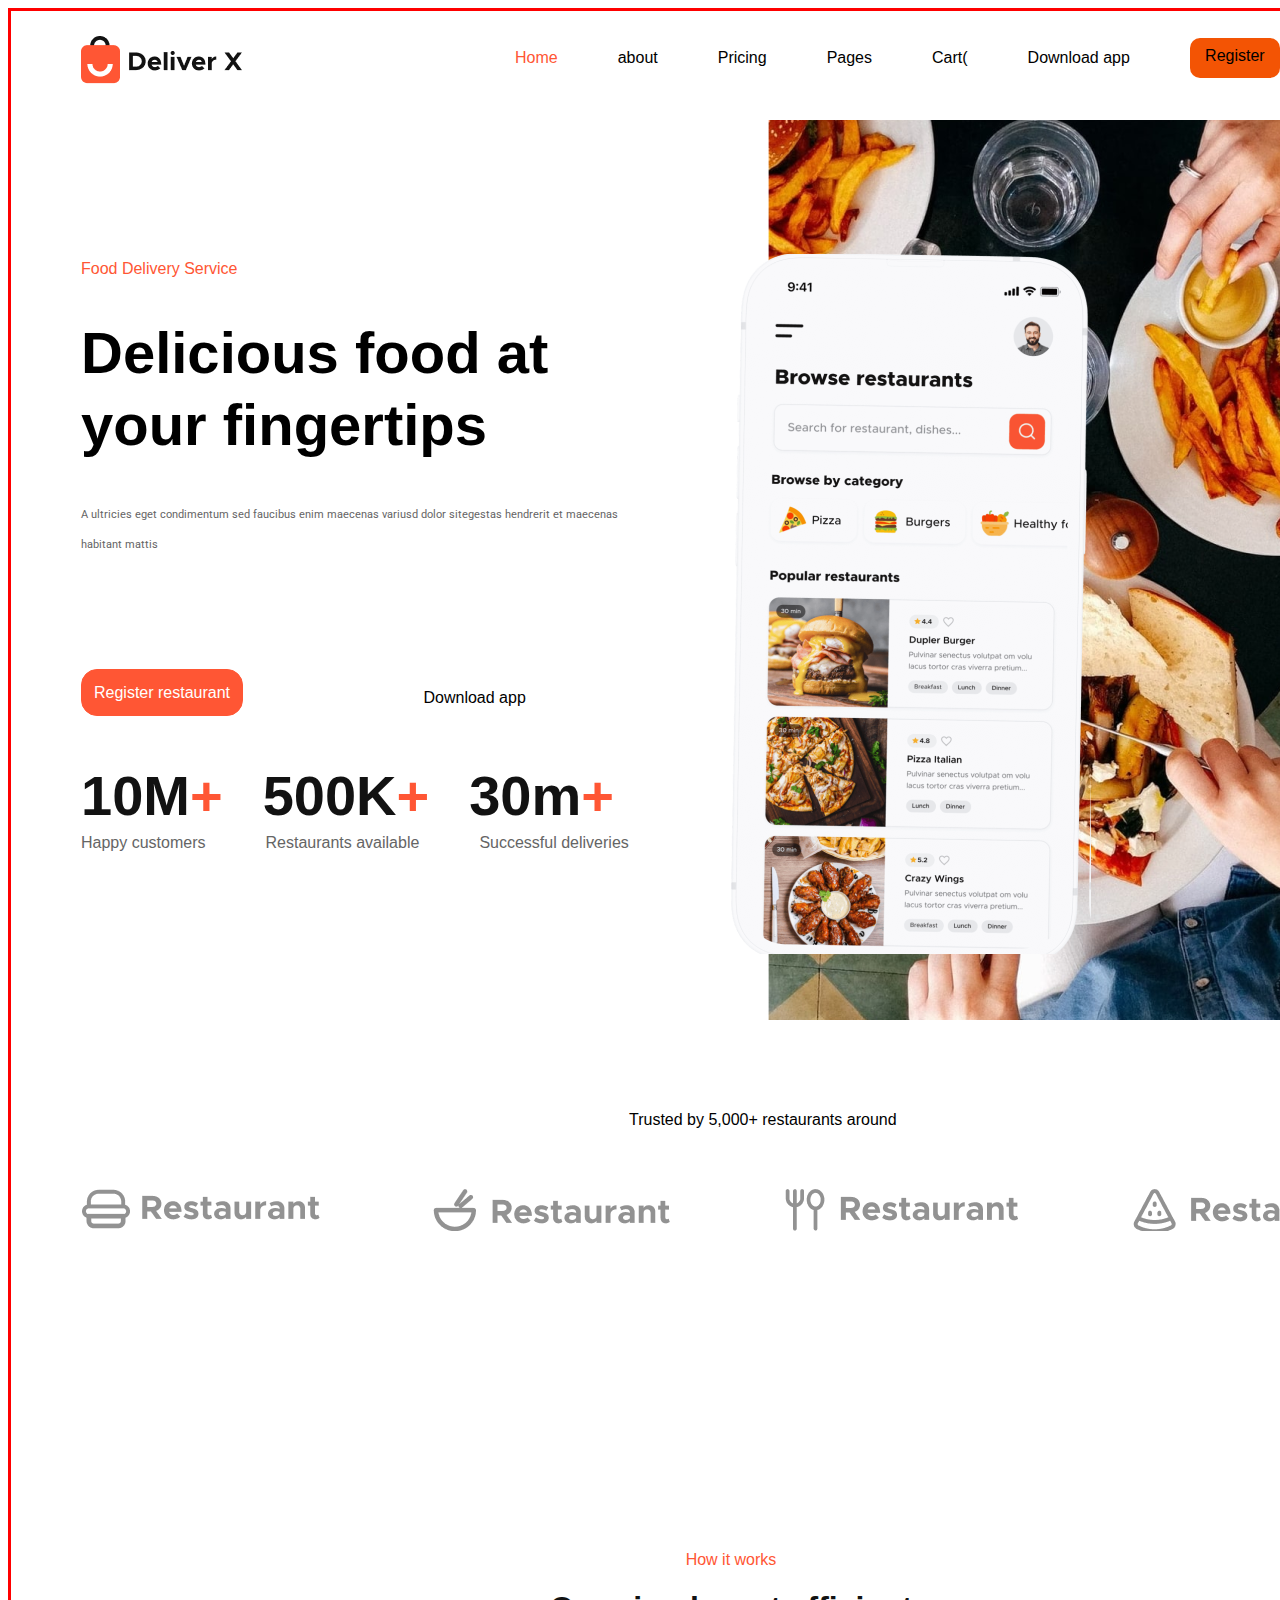
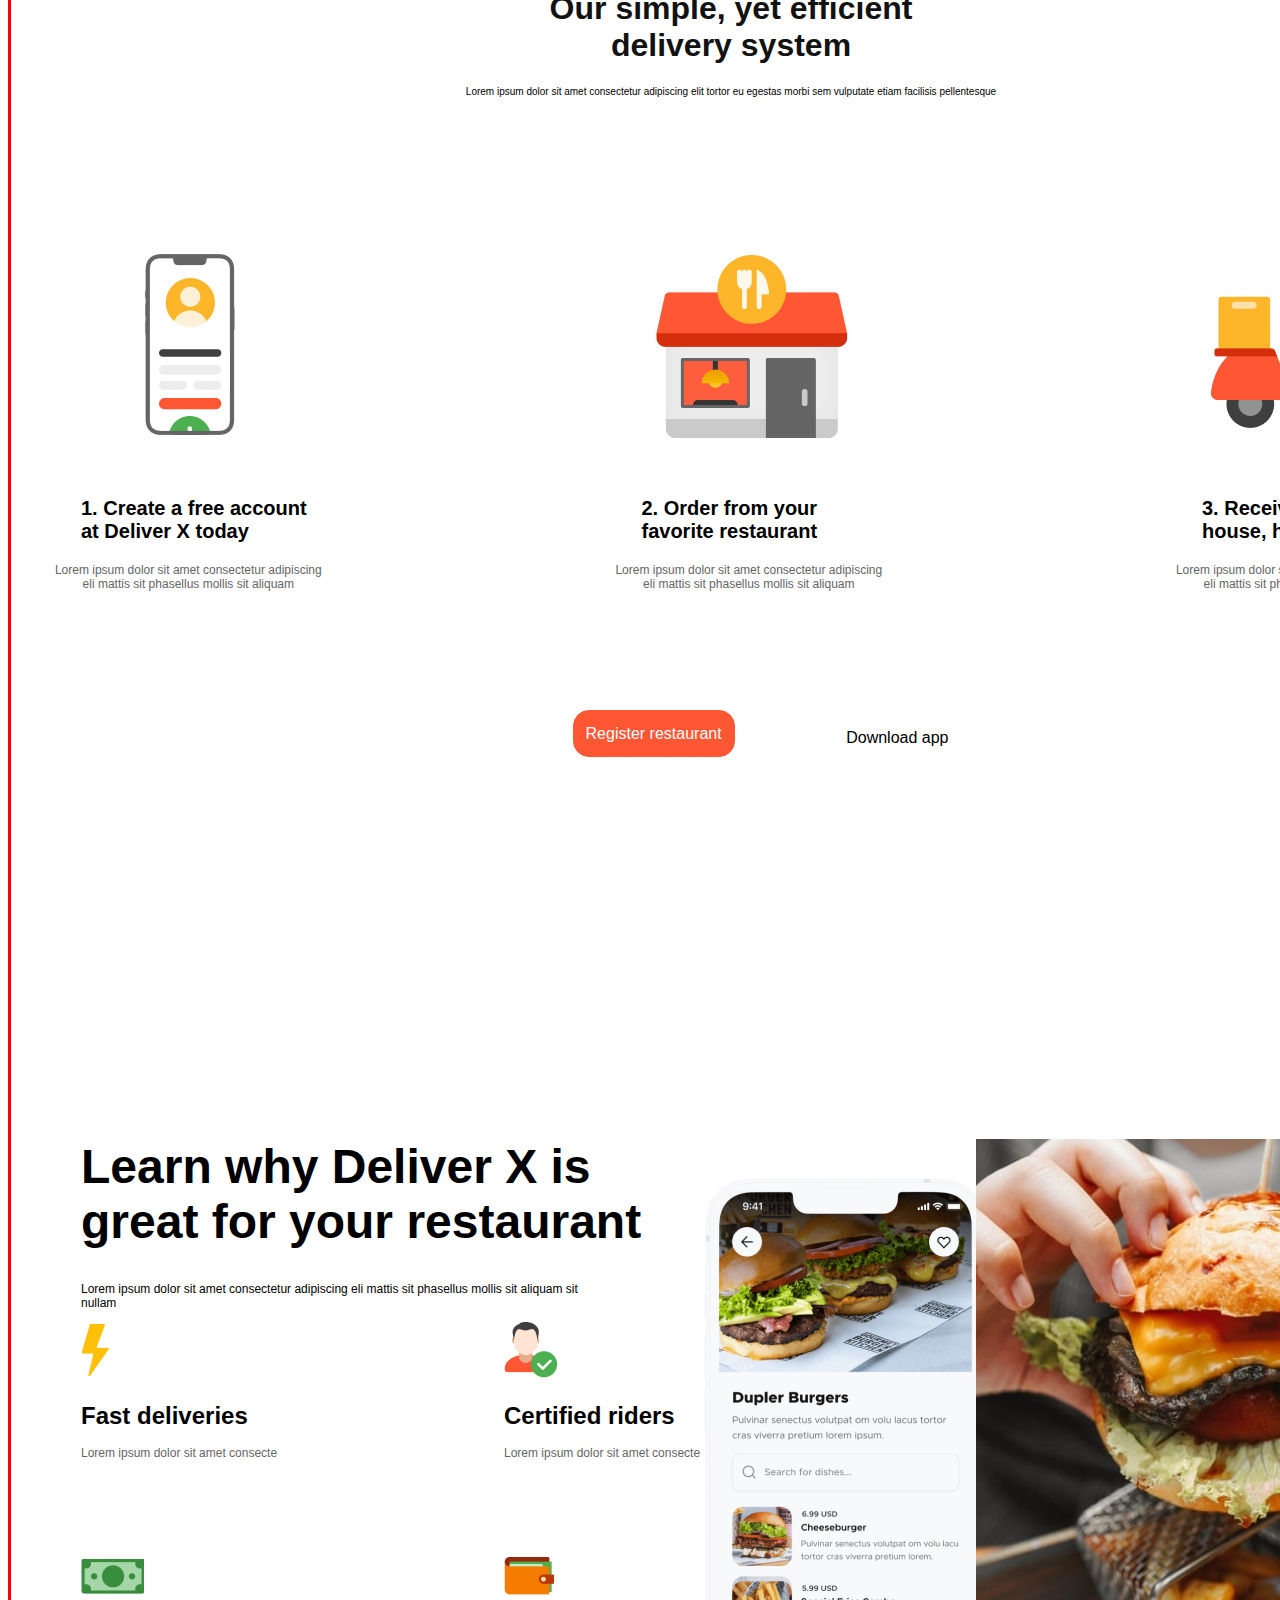
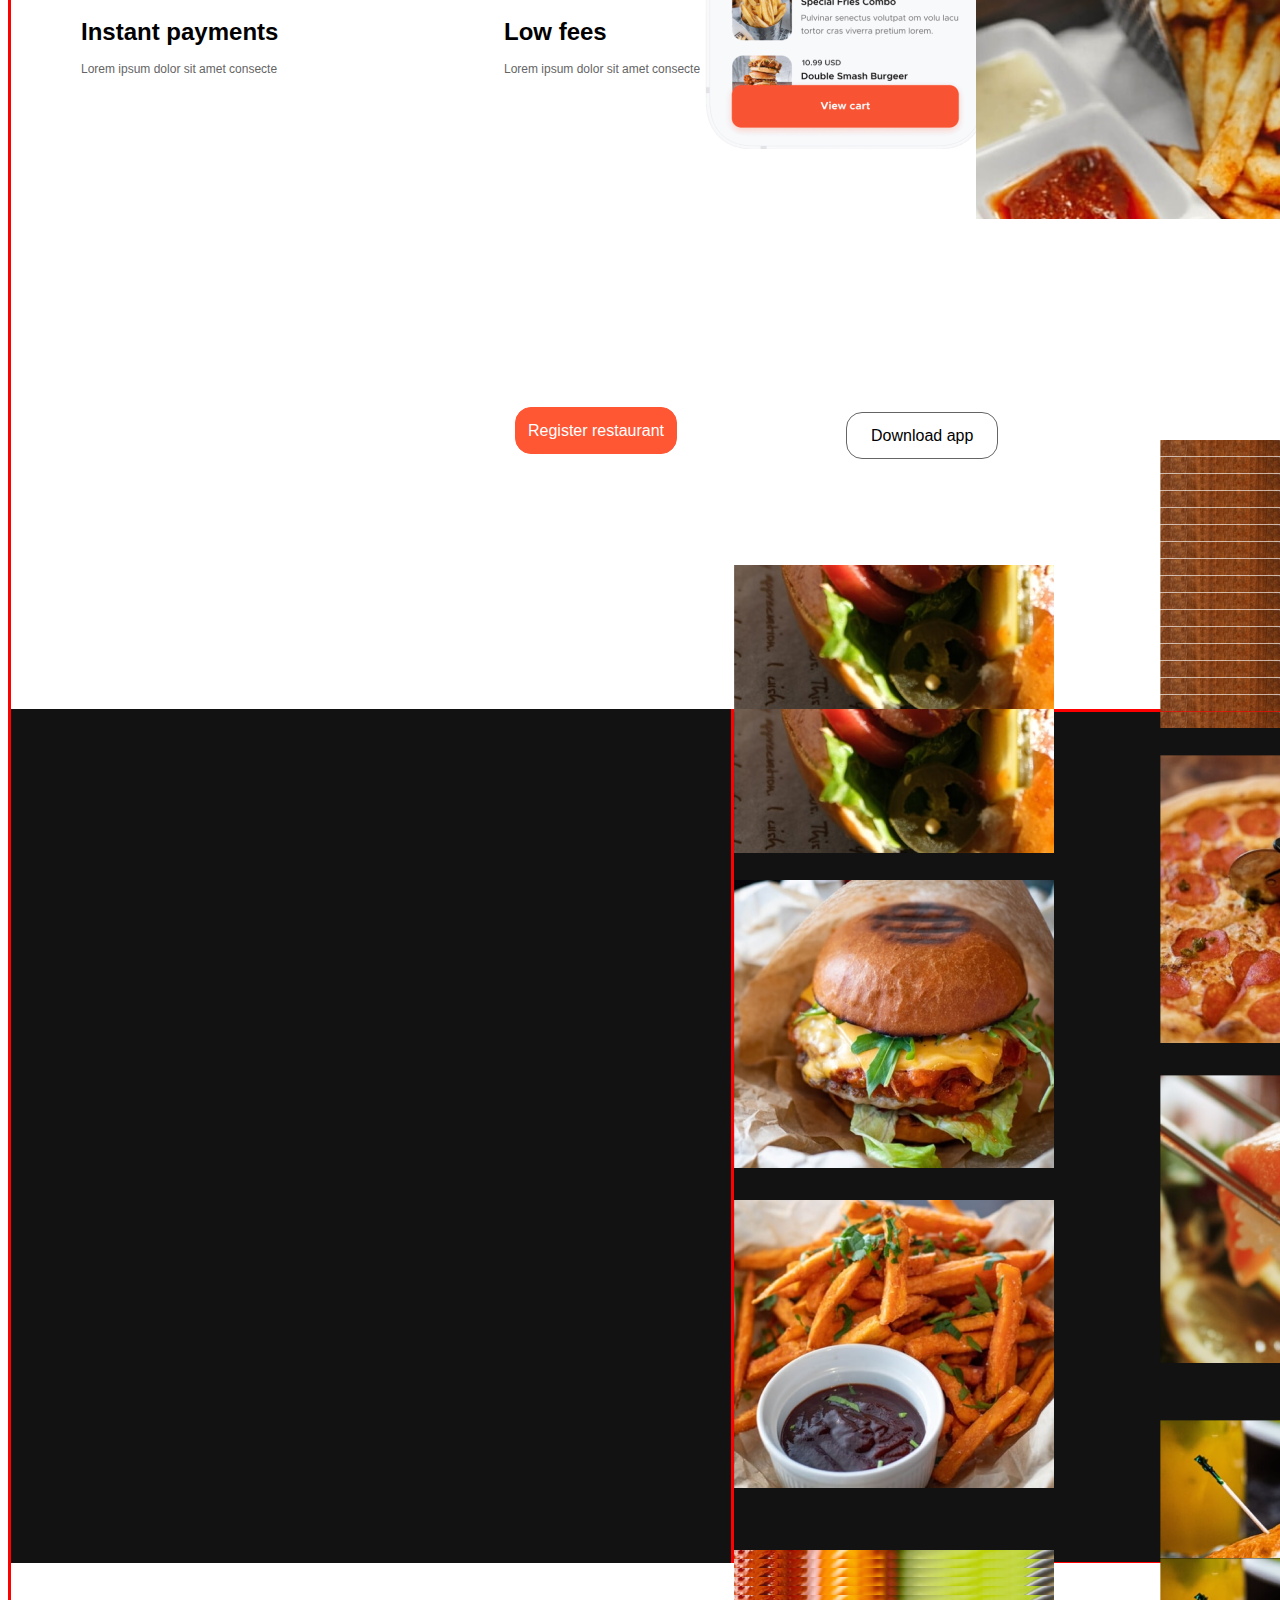
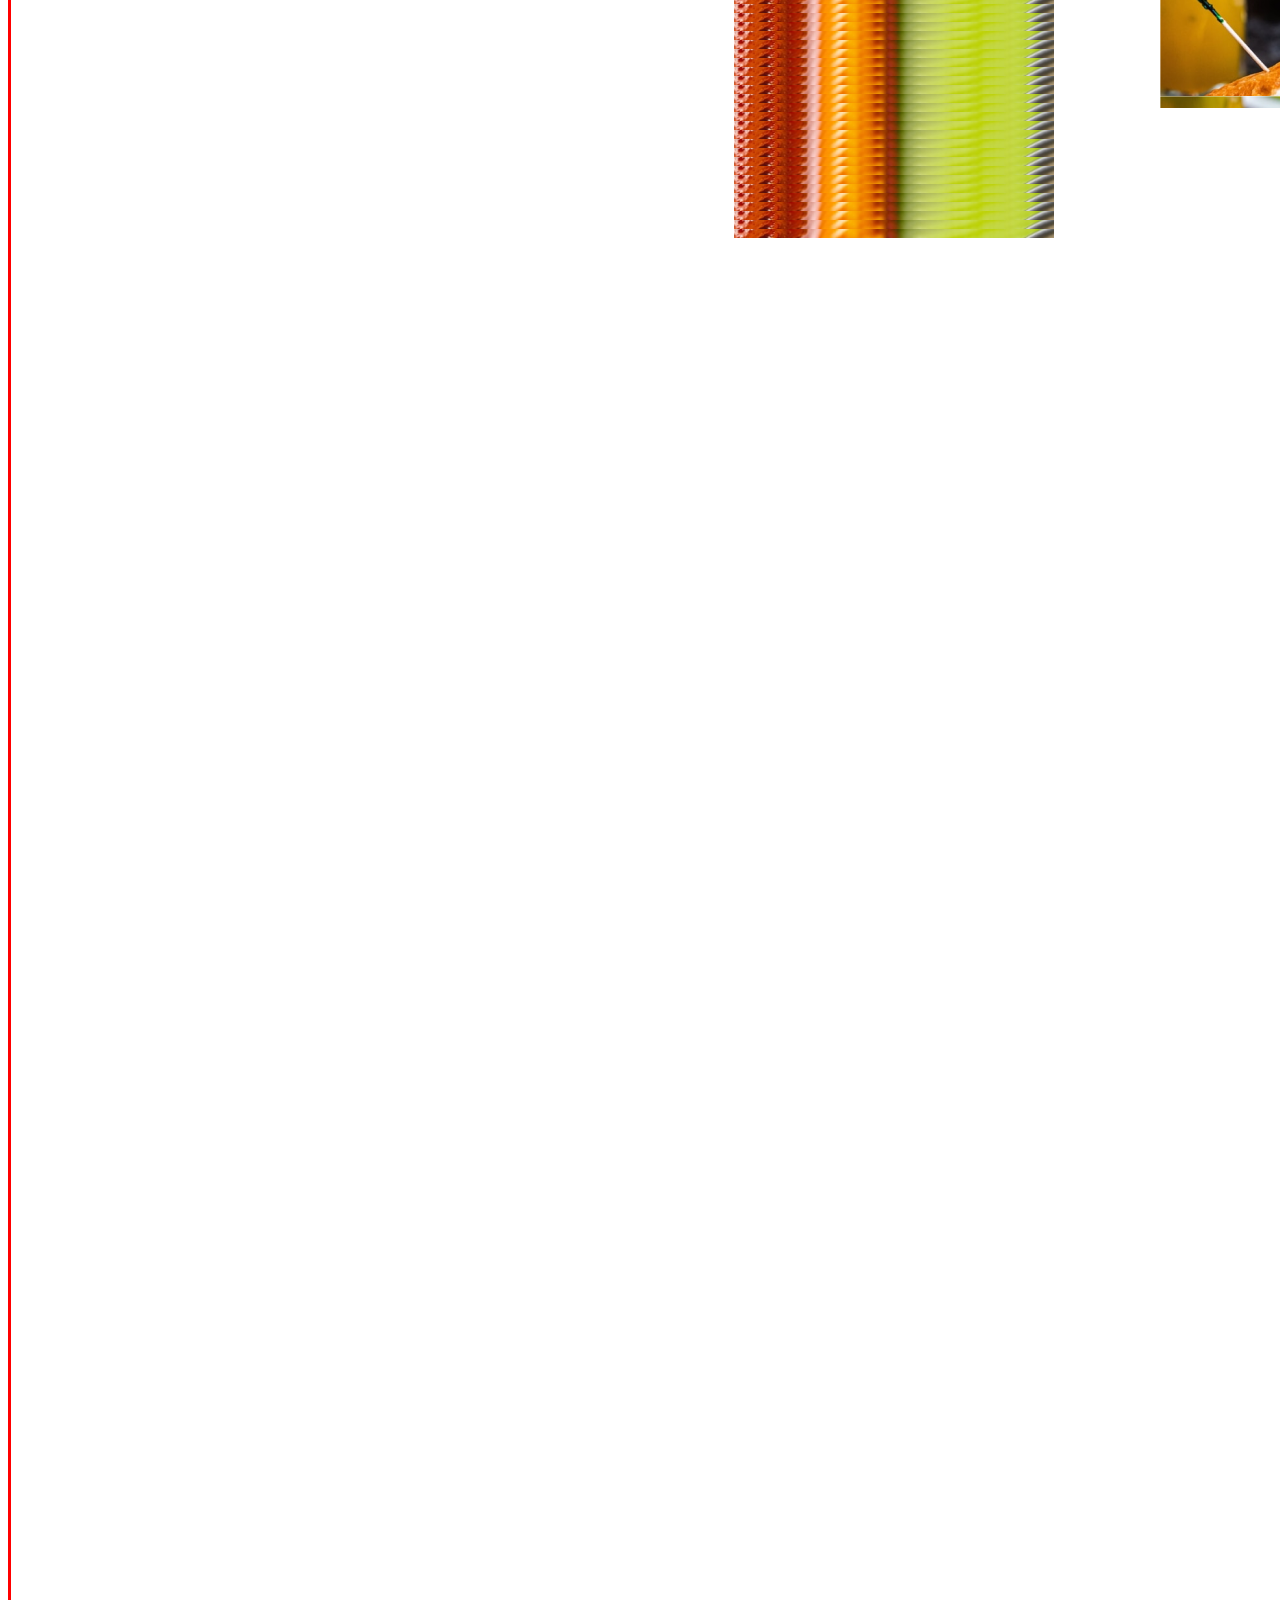
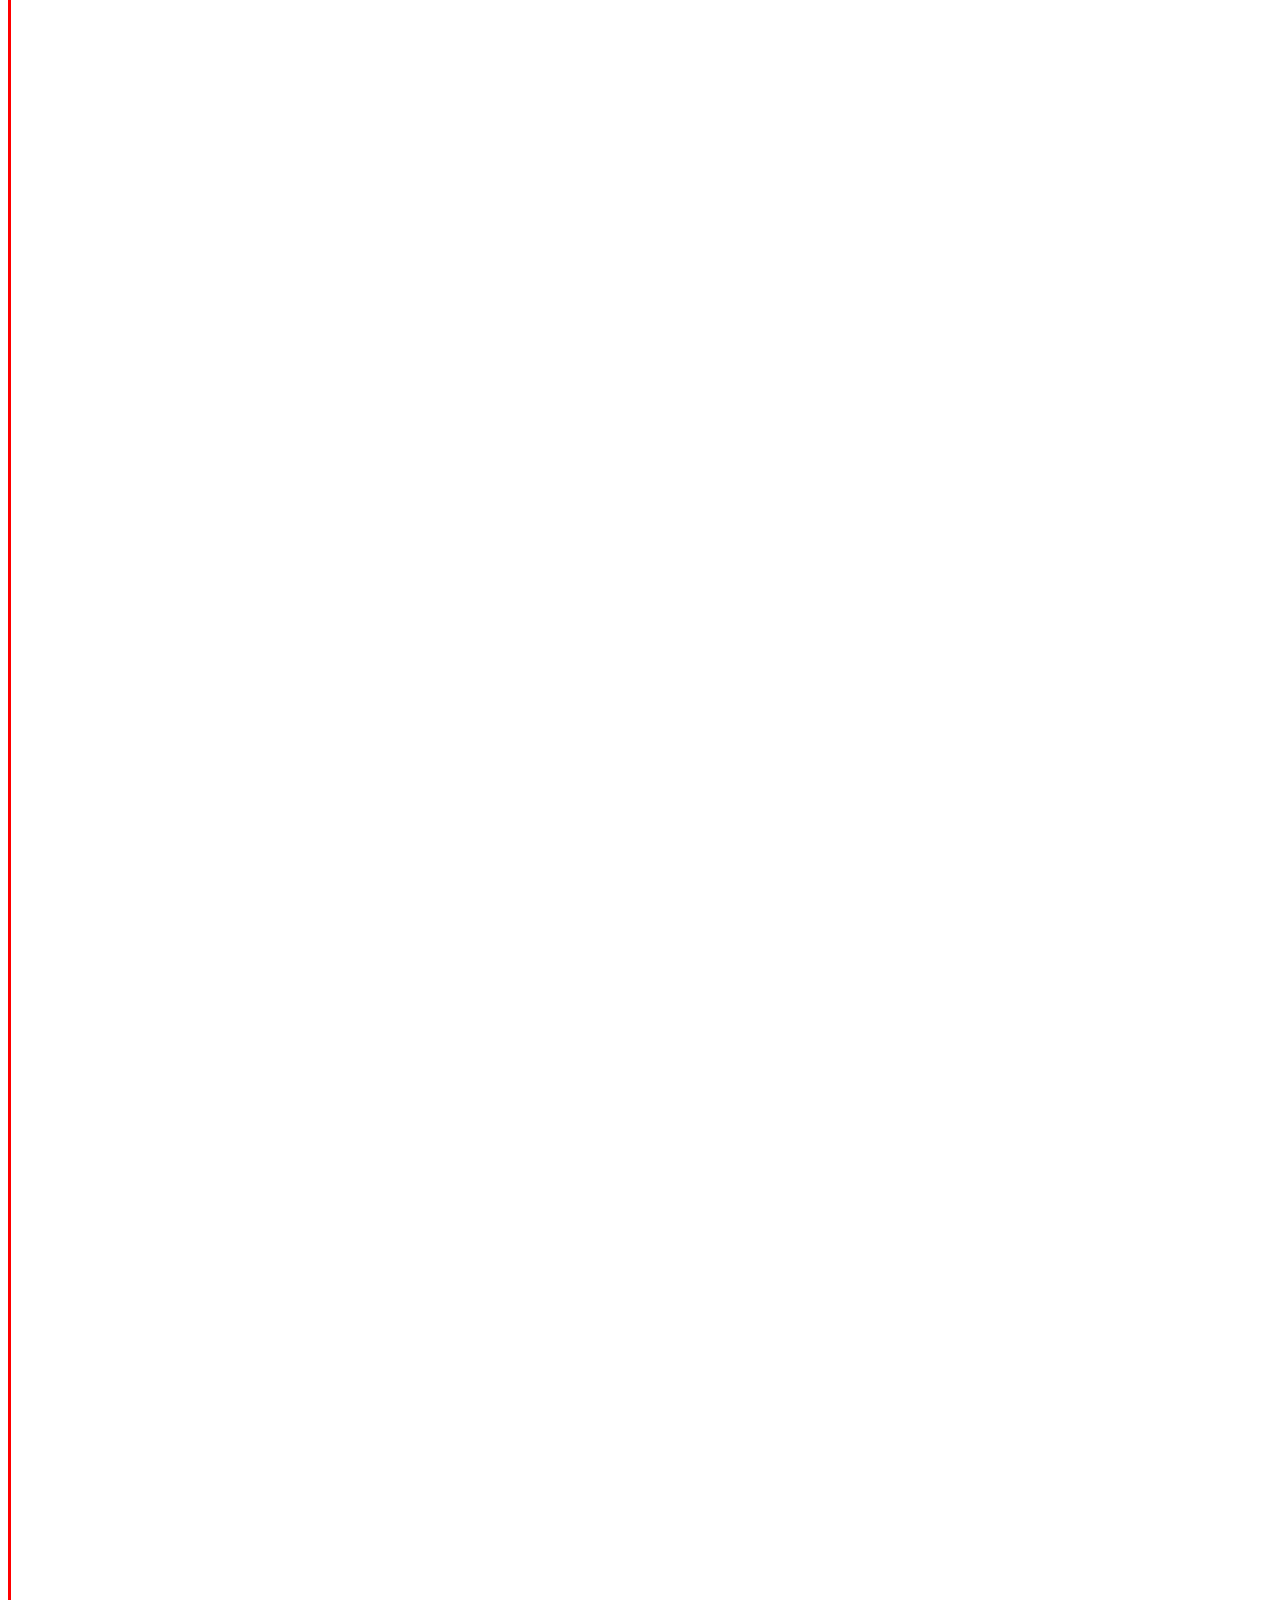
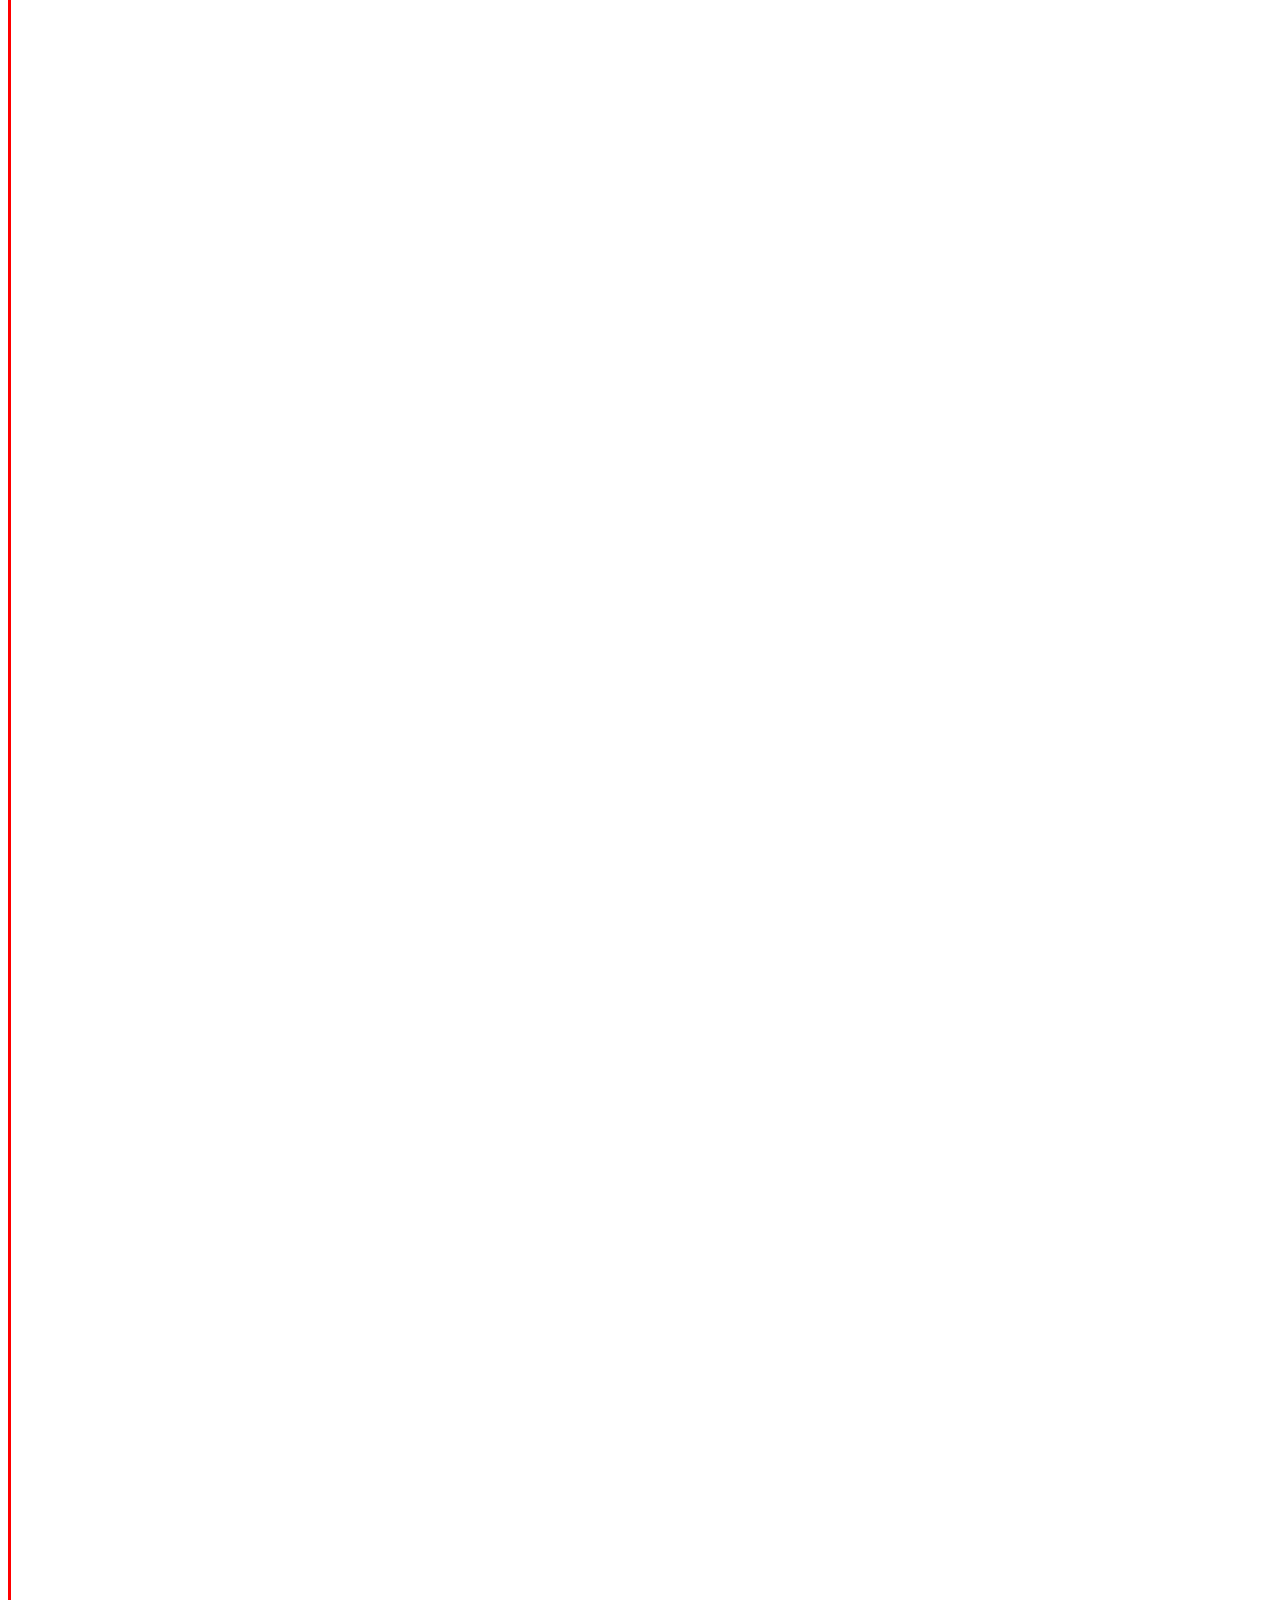
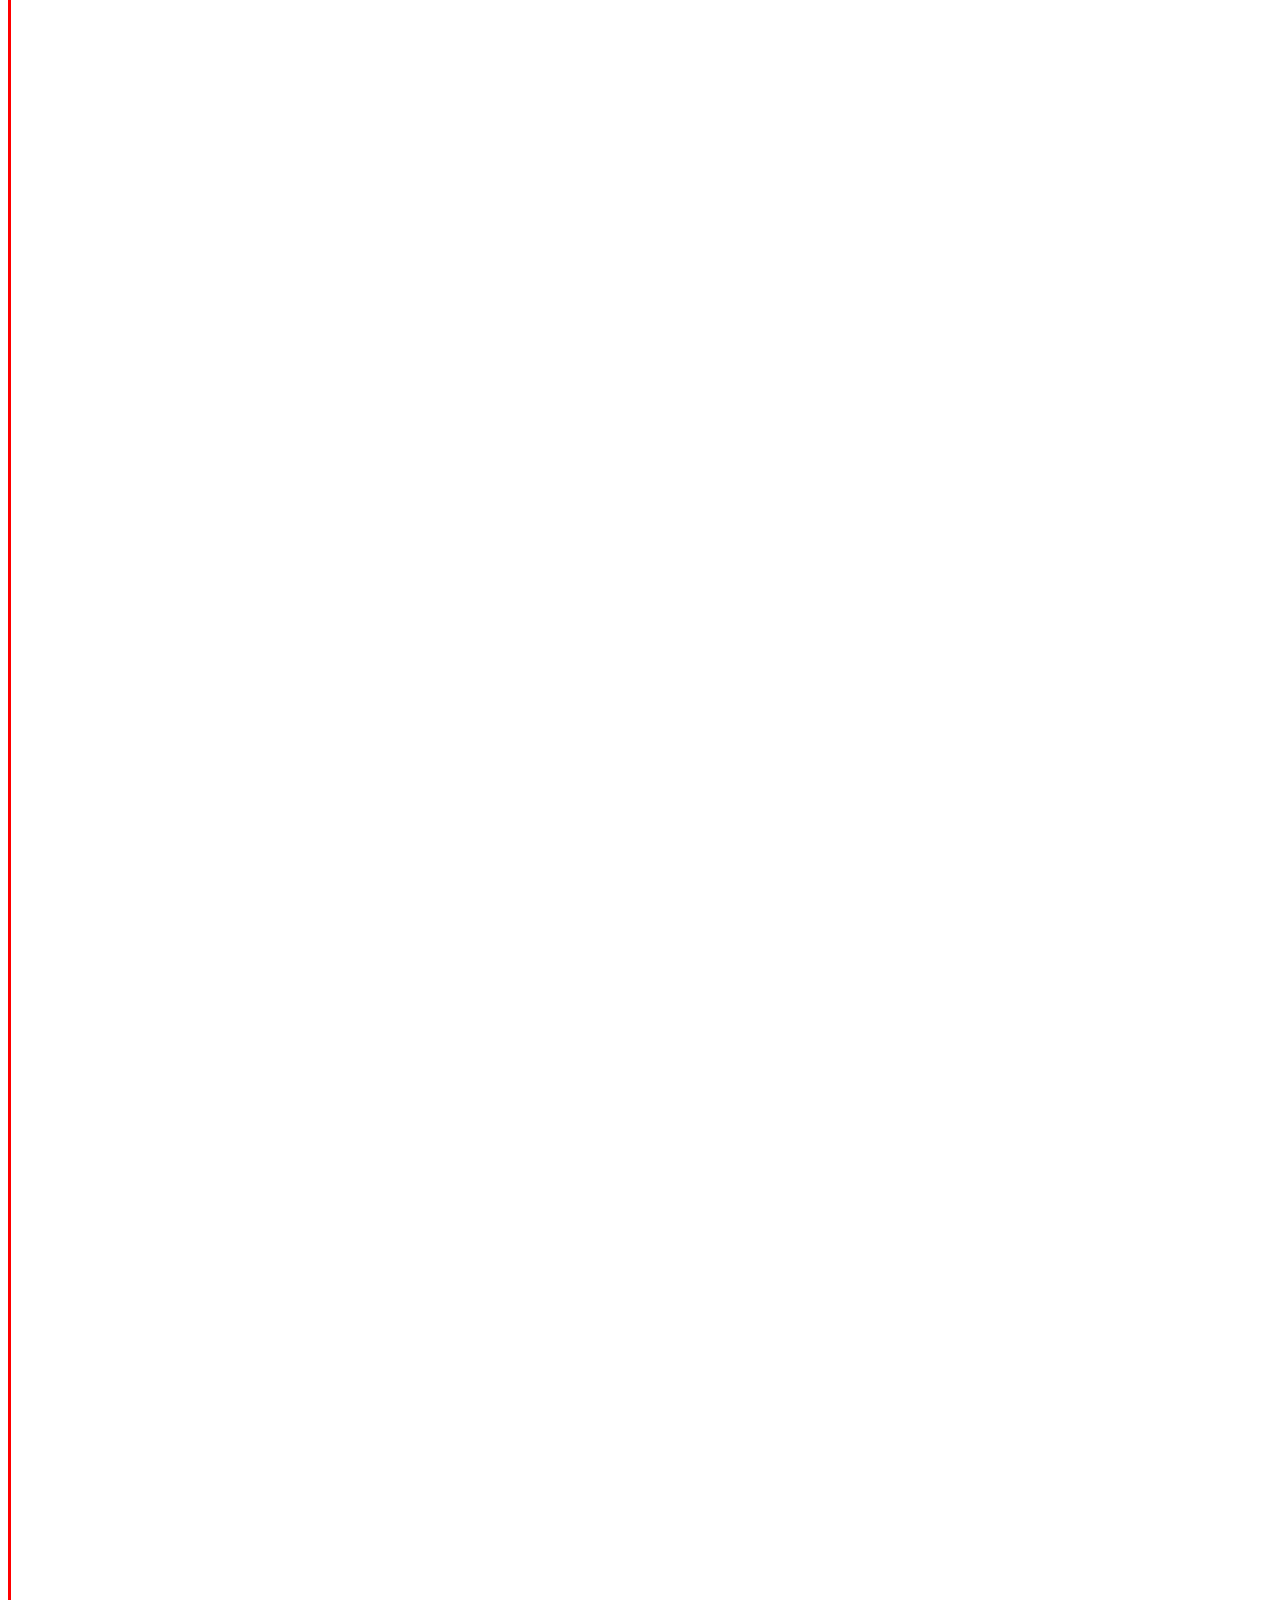
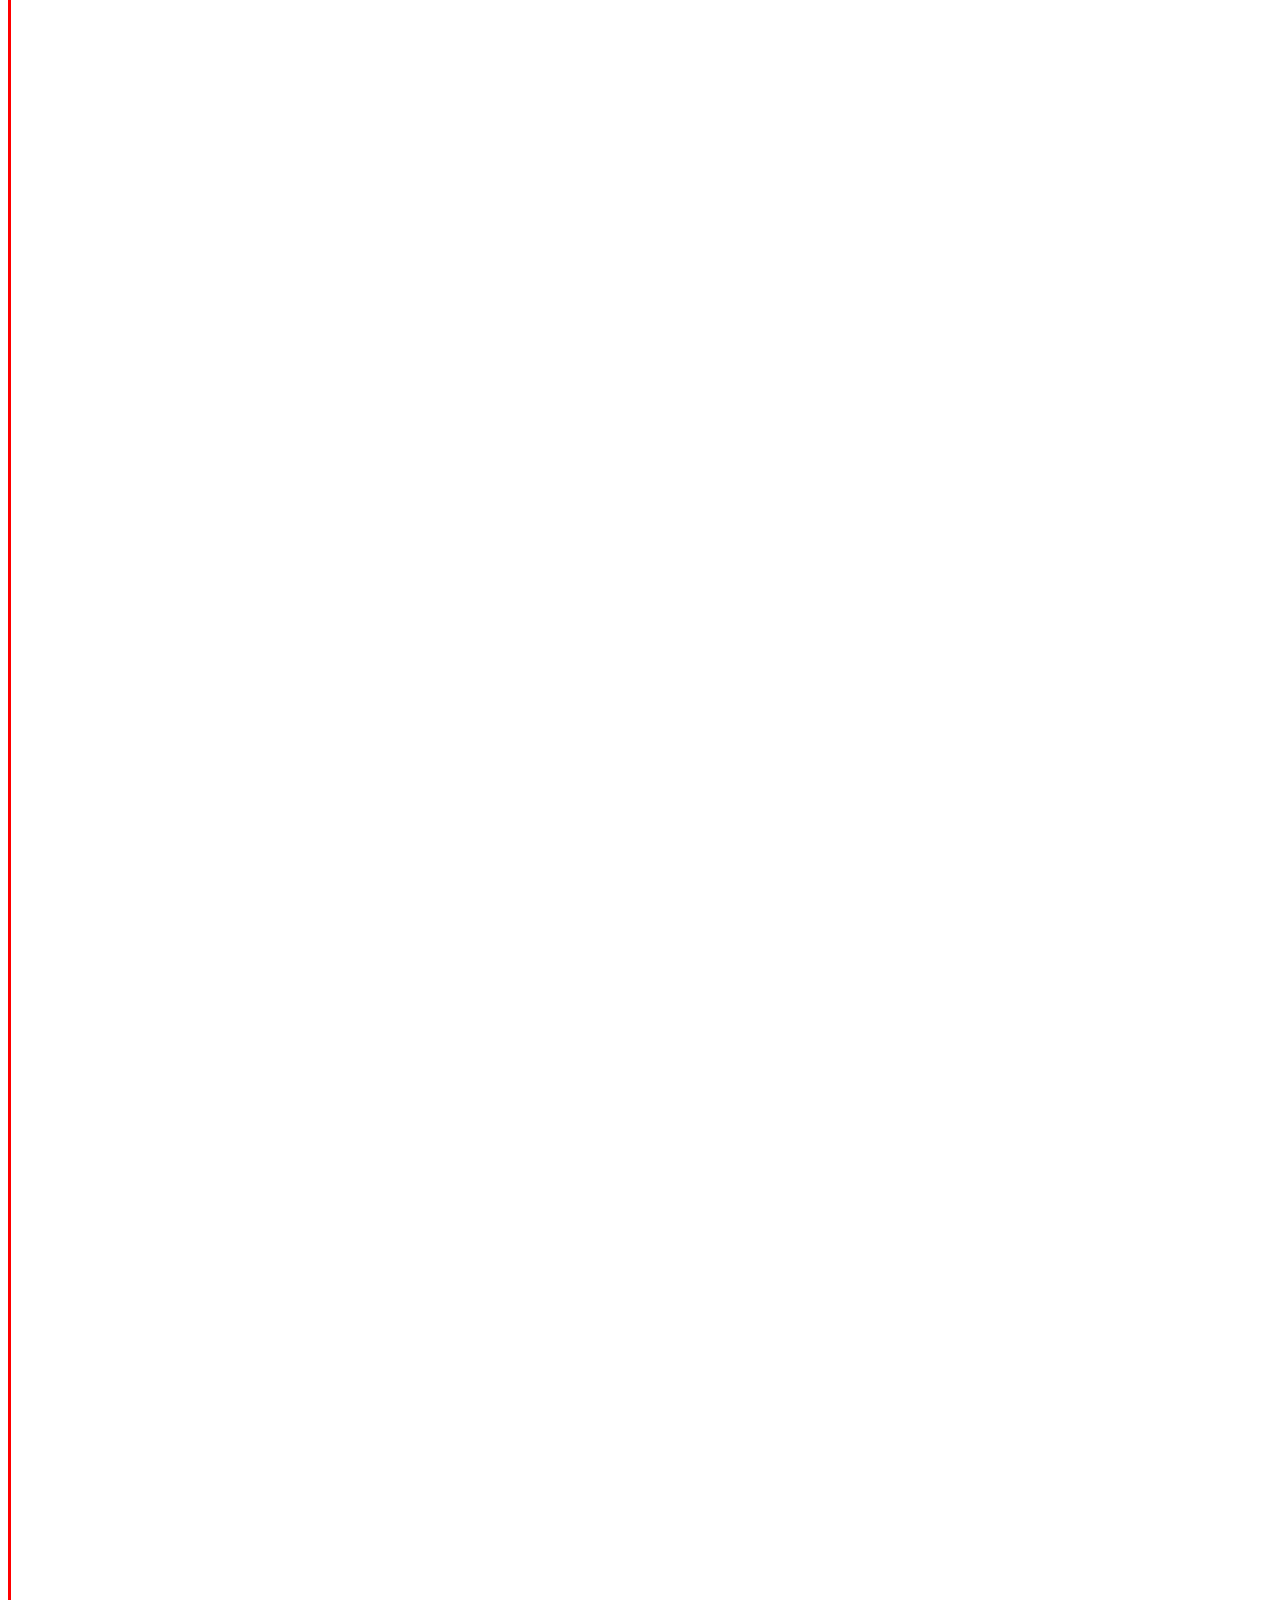
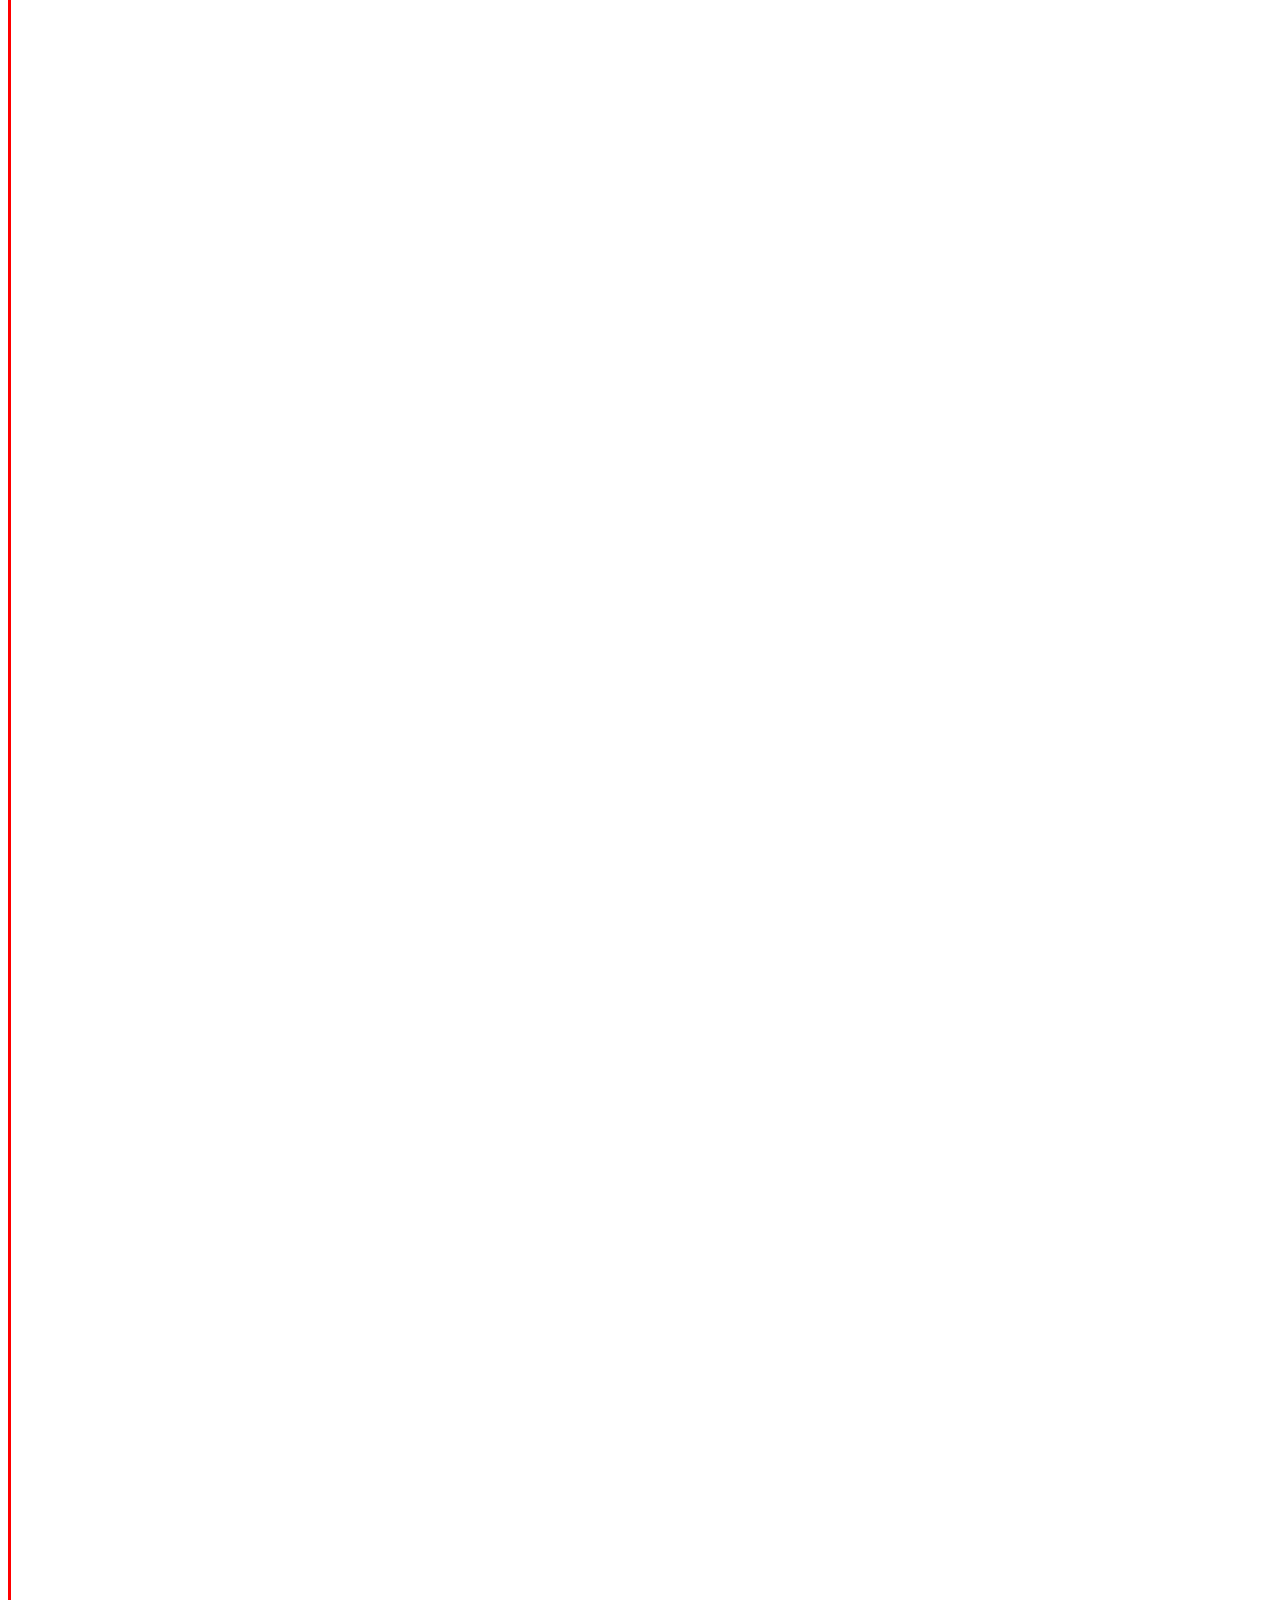
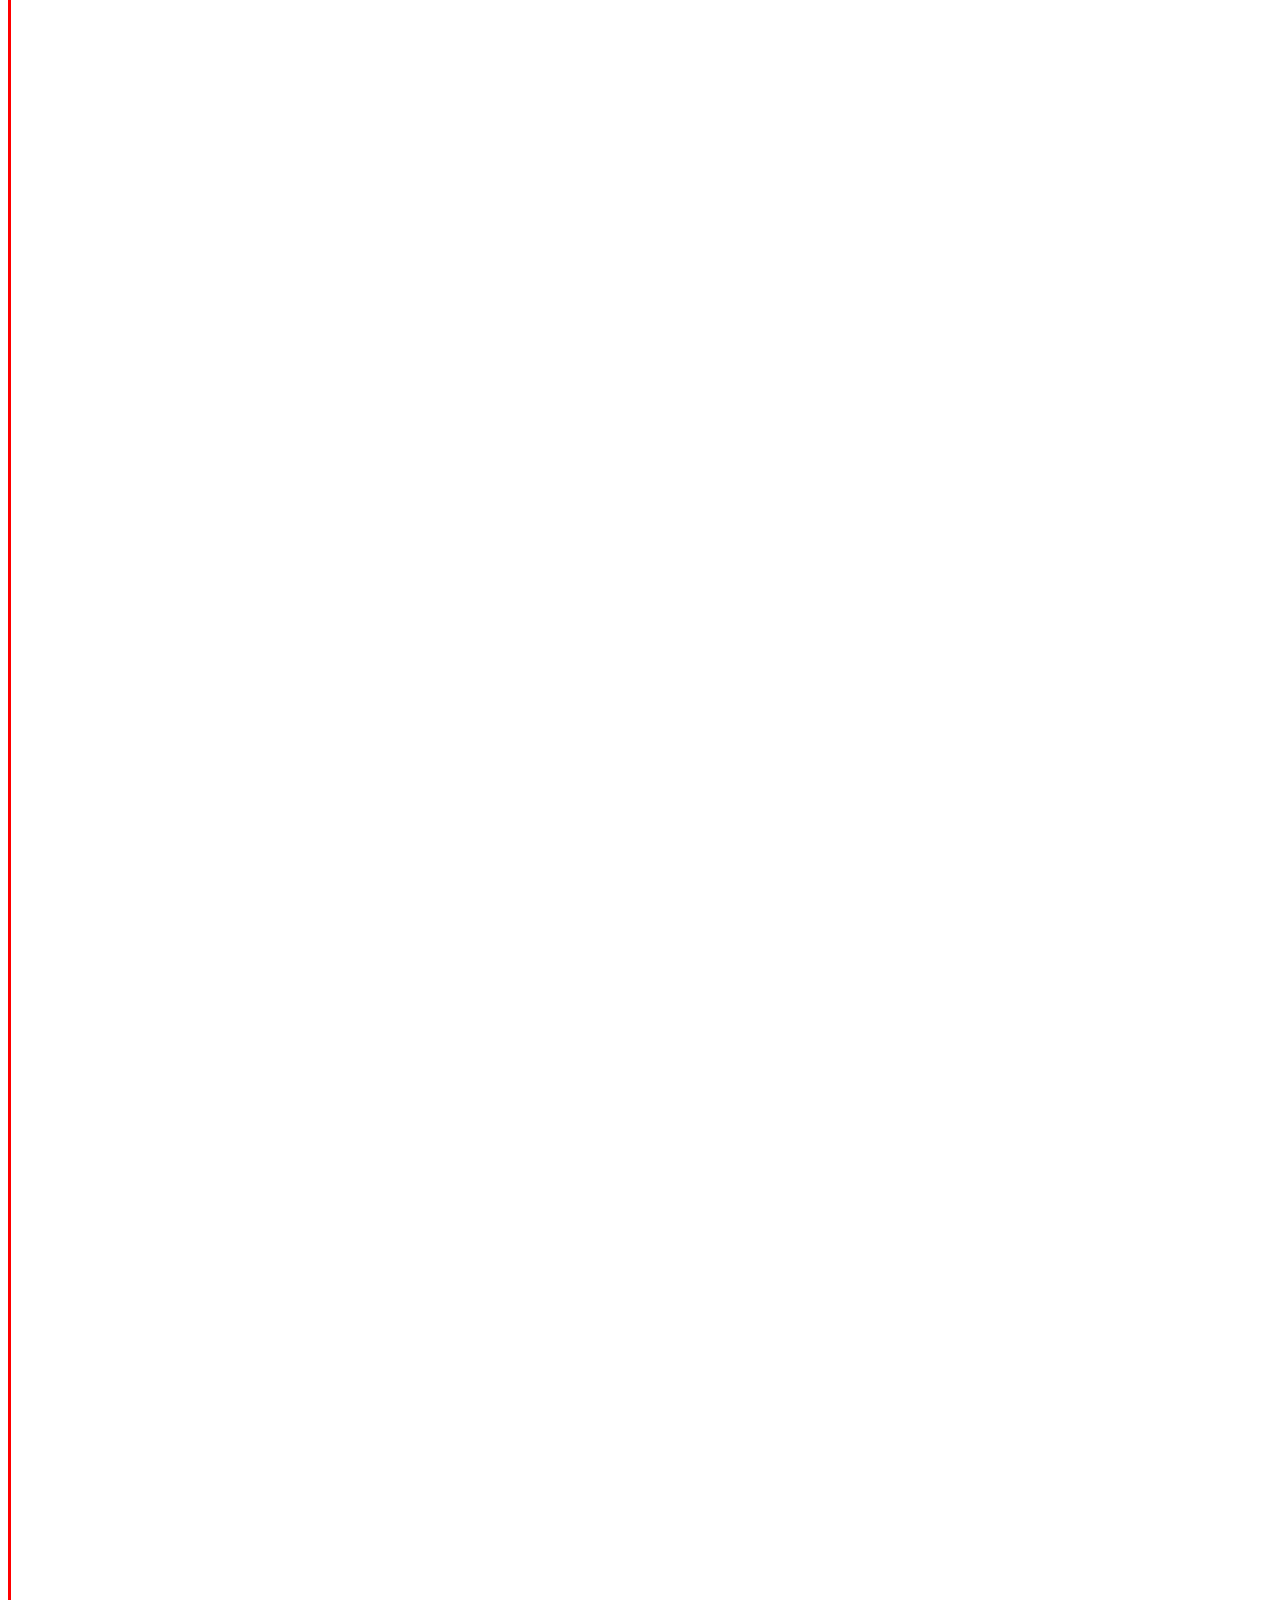
<file: index.html>
<!DOCTYPE html>
<html lang="en">

<head>
    <meta charset="UTF-8">
    <meta http-equiv="X-UA-Compatible" content="IE=edge">
    <meta name="viewport" content="width=device-width, initial-scale=1.0">
    <title>Document</title>
    <link rel="stylesheet" href="/экзамен/style.css">
</head>

<body>
    <div class="block">
        <div class="box">
            <img class="imgg" src="/экзамен/24cc332e-f949-44fa-802d-6048352be162.png" alt="">

            <div class="box1">
                <p class="p1">Home</p>
                <p>about</p>
                <p>Pricing</p>
                <p>Pages</p>
                <p>Cart(</p>
                <p>Download app</p>
                <p class="p2">Register</p>

            </div>
            <div class="box2"></div>

            <div class="box3"></div>
            <div class="box4">
                <p class="pp1">Food Delivery Service</p>
                <h1 class="hh">Delicious food at <br> your fingertips</h1>
                <p class="pp2">A ultricies eget condimentum sed faucibus enim maecenas variusd dolor sitegestas
                    hendrerit et maecenas <br>
                    habitant mattis</p>
                <p class="pp3">Register restaurant</p>
                <p class="pp4">Download app</p>

                <div class="box5">

                    <p class="ppp1">10M<span>+</span></p>
                    <p class="ppp2">500K<span>+</span></p>
                    <p class="ppp3">30m<span>+</span></p>



                </div>
                <div class="box6">
                    <p>Happy customers</p>
                    <p>Restaurants available</p>
                    <p>Successful deliveries</p>
                </div>
            </div>
        </div>


        <div class="box7">

            <p class="pppp">Trusted by 5,000+ restaurants around</p>

            <div class="box8">
                <div class="top1"></div>
                <div class="top2"></div>
                <div class="top3"></div>
                <div class="top4"></div>
            </div>
        </div>
  

    <div class="block320">
        <p class="wv">How it works

        </p>
        <h1 class="wvh">
            Our simple, yet efficient <br>delivery system
        </h1>

        <p class="wvp">
            Lorem ipsum dolor sit amet consectetur adipiscing elit tortor eu egestas morbi sem vulputate etiam facilisis
            pellentesque
        </p>

        <div class="iphone">

            <div class="iphone1">
                <p class="ipad">
                    1. Create a free account <br> at Deliver X today
                </p>
                <p class="pon">Lorem ipsum dolor sit amet consectetur adipiscing eli mattis sit phasellus mollis sit
                    aliquam</p>
            </div>
            <div class="iphone2">
                <p class="ipad">
                    2. Order from your <br> favorite restaurant
                </p>
                <p class="pon">Lorem ipsum dolor sit amet consectetur adipiscing eli mattis sit phasellus mollis sit
                    aliquam</p>
            </div>
            <div class="iphone3">
                <p class="ipad">
                    3. Receive right in your <br> house, hassle-free
                </p>
                <p class="pon">Lorem ipsum dolor sit amet consectetur adipiscing eli mattis sit phasellus mollis sit
                    aliquam</p>
            </div>






        </div>


        <div class="box18">


            <p class="werty">Register restaurant</p>
            <p class="ppppr">Download app</p>






        </div>


        <div class="block4">


            <div class="box22">

            </div>
            <div class="box23">


            </div>
            <div class="djin">

                <h1 class="box124">Learn why Deliver X is <br> great for your restaurant</h1>
                <p class="box125">Lorem ipsum dolor sit amet consectetur adipiscing eli mattis sit phasellus mollis
                    sit aliquam sit <br> nullam</p>

            </div>

            <div class="foto">

                <div class="foto1">

                    <h1 class="fotoh">Fast deliveries</h1>

                    <p class="fotop">Lorem ipsum dolor sit amet consecte</p>

                </div>



                <div class="foto2">

                    <h1 class="fotoh">Certified riders</h1>
                    <p class="fotop">Lorem ipsum dolor sit amet consecte</p>

                </div>






            </div>
            <div class="uio">

                <div class="ui">
                    <h1 class="hjkl">Instant payments</h1>
                    <p class="hjk">Lorem ipsum dolor sit amet consecte</p>
                </div>

                <div class="uiop">
                    <h1 class="hjkl">Low fees</h1>
                    <p class="hjk">Lorem ipsum dolor sit amet consecte</p>
                </div>










            </div>
            <div class="clas">
                <p class="tyui">Register restaurant</p>
                <p class="tyuio">Download app</p>


            </div>

        </div>


        <div class="vor">

            <div class="wor">
                <div class="vor1 wor1"></div>
                <div class="vor1 wor2"></div>
                <div class="vor1 wor3"></div>
                <div class="vor1 wor4"></div>
                <div class="vor1 wor5"></div>
                <div class="vor1 wor6"></div>
                <div class="vor1 wor7"></div>
                <div class="vor1 wor8"></div>






















            </div>















        </div>







    </div>
</body>

</html>
</file>
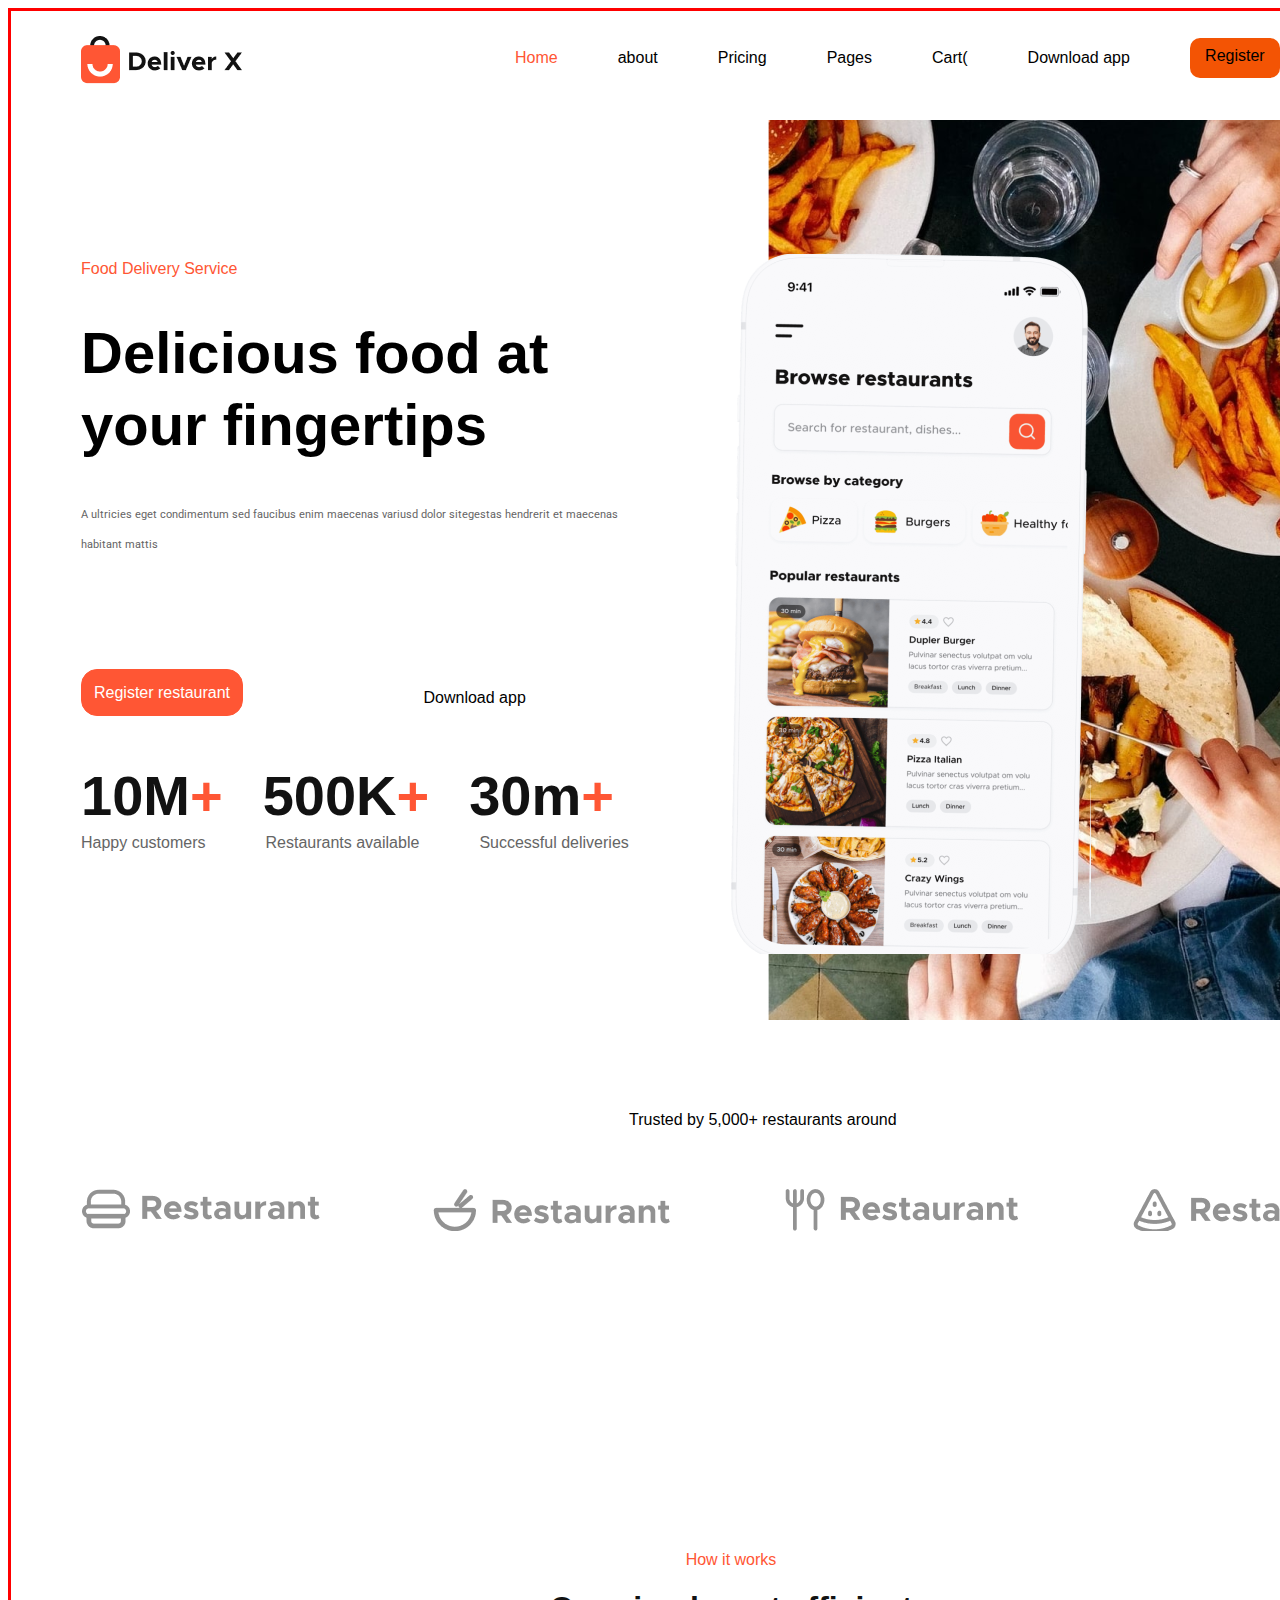
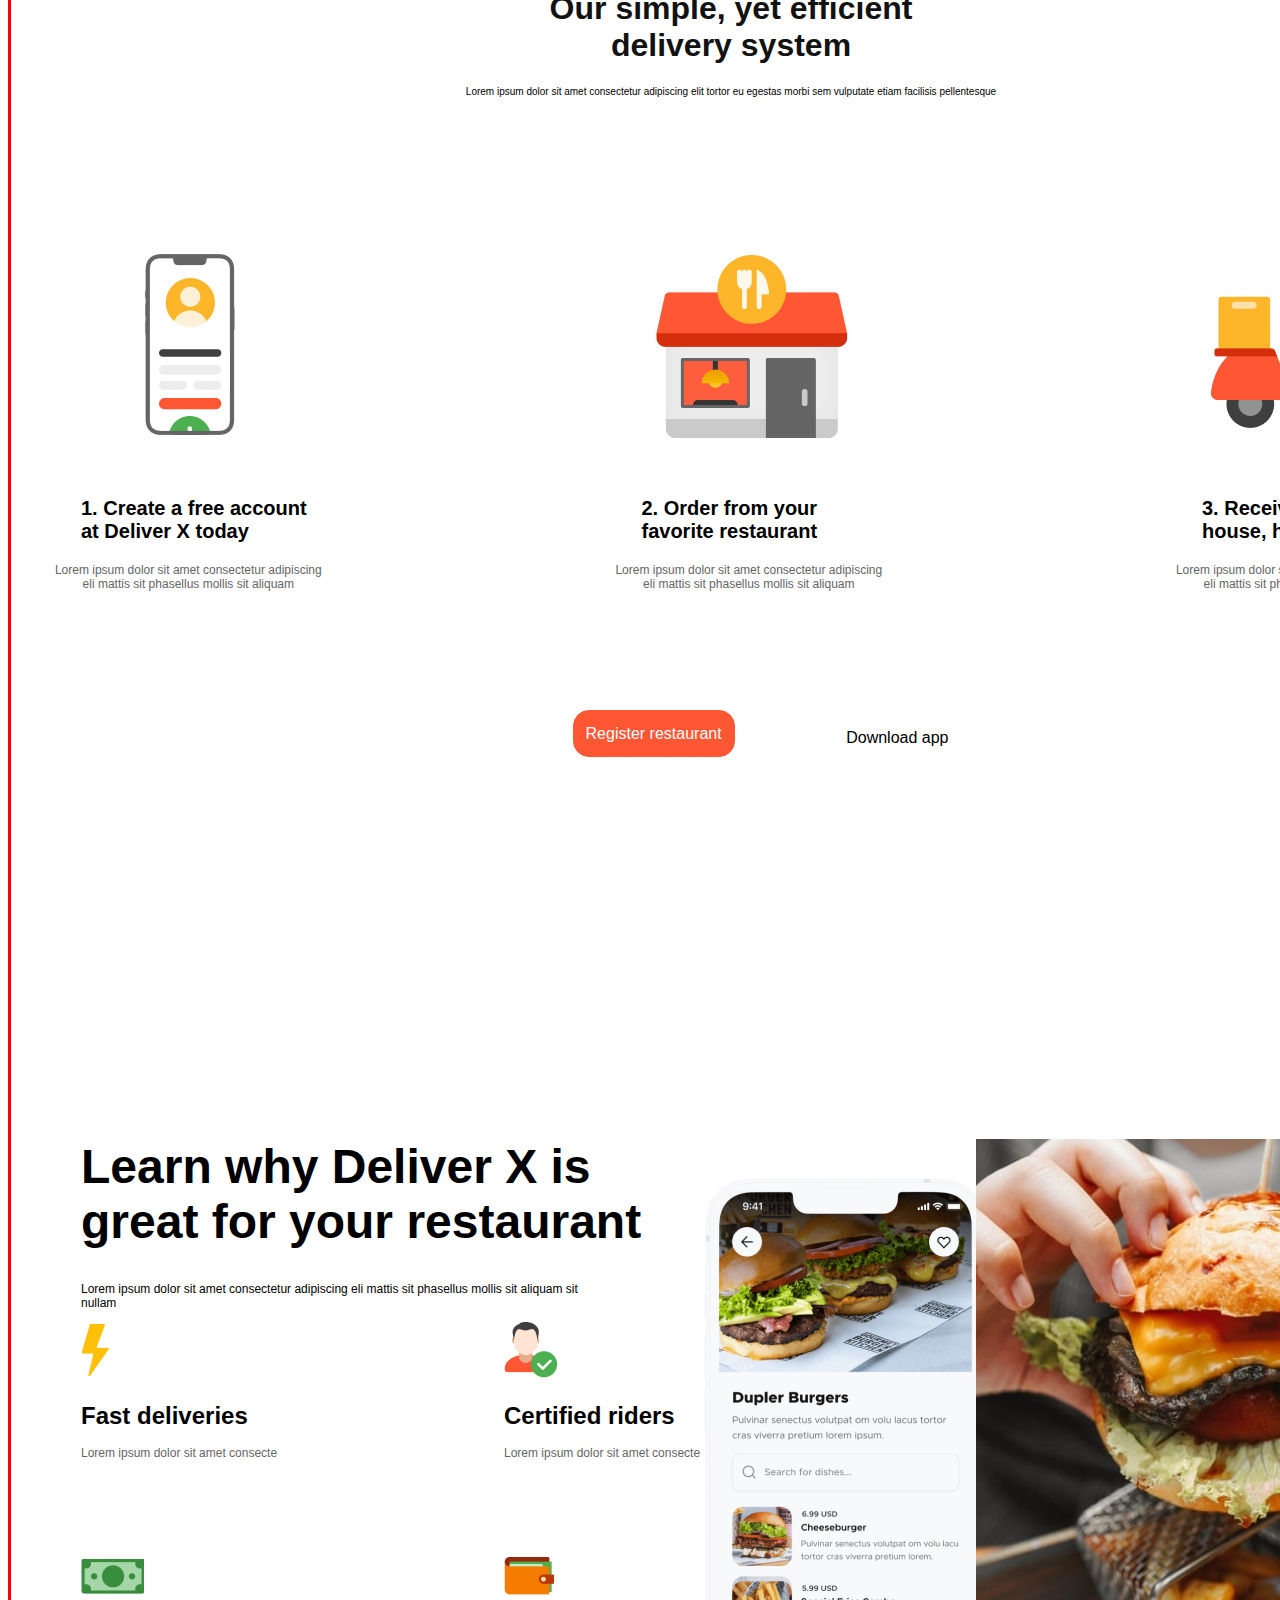
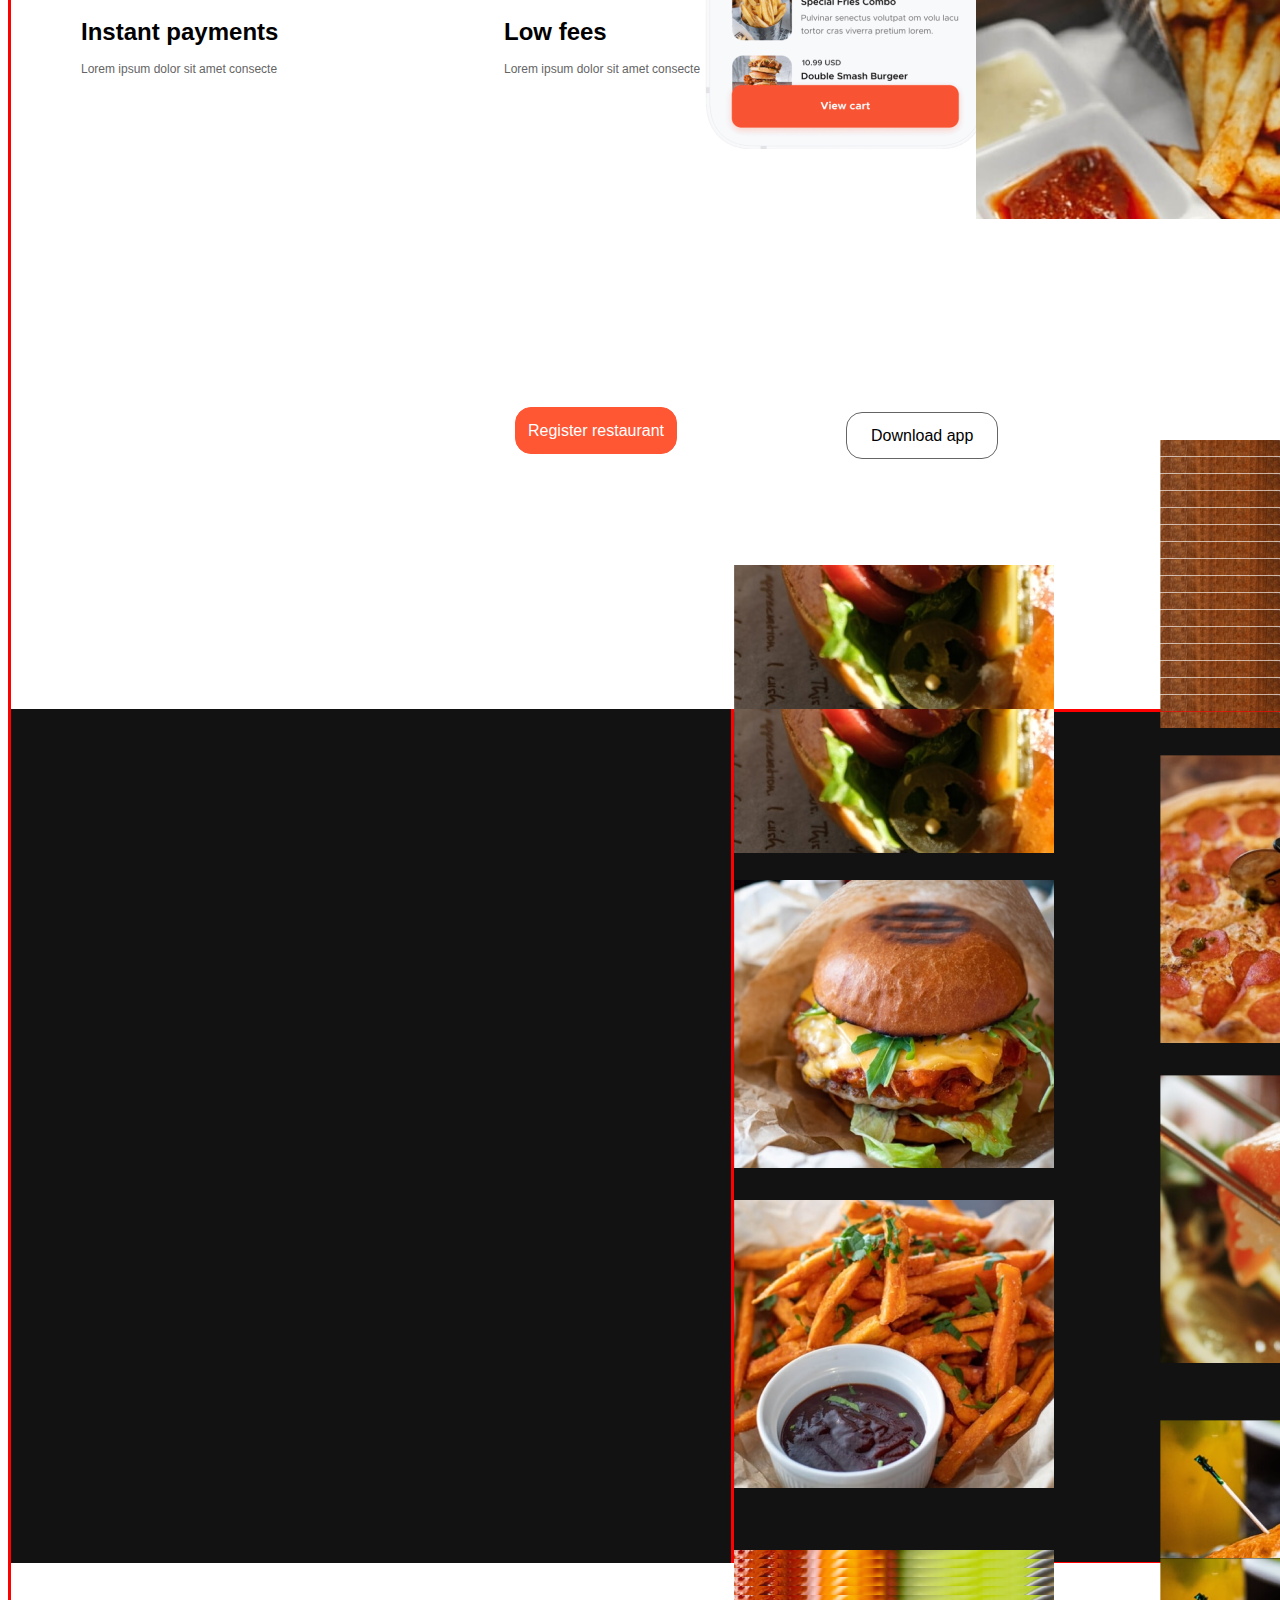
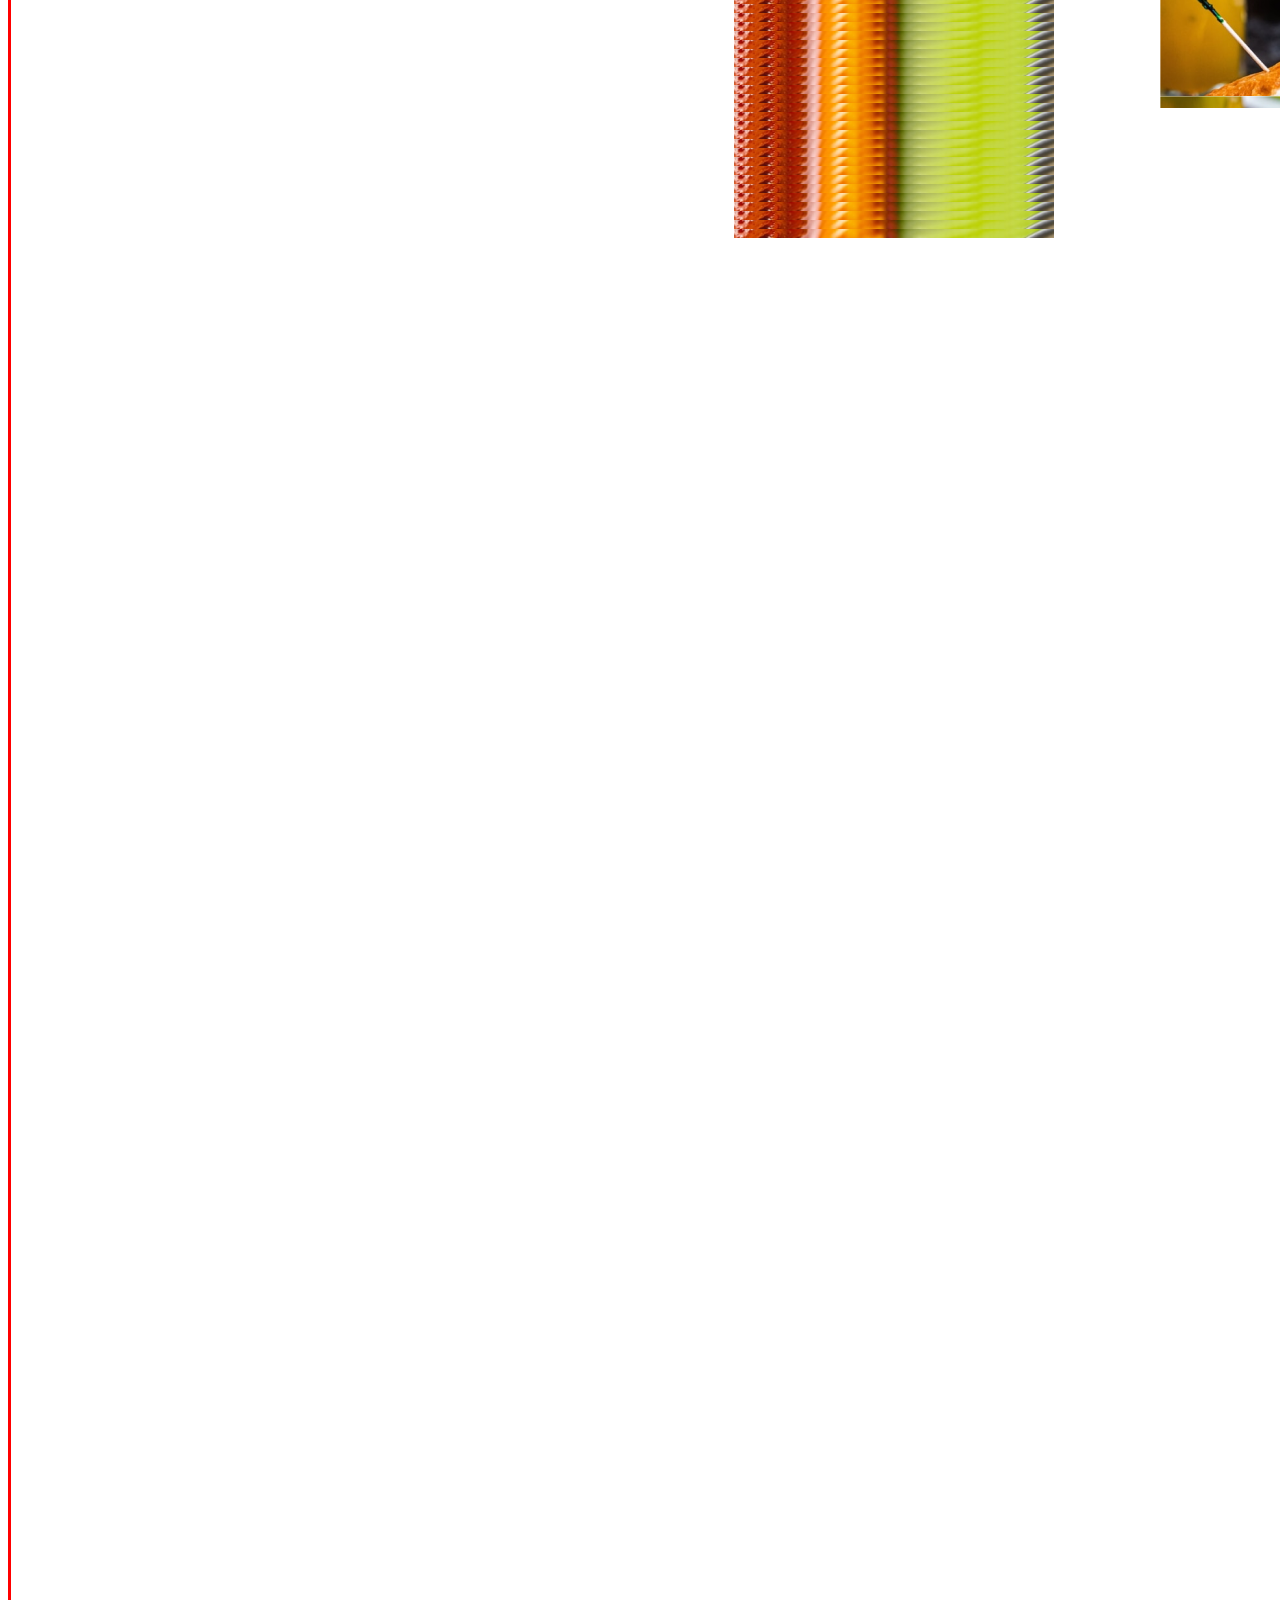
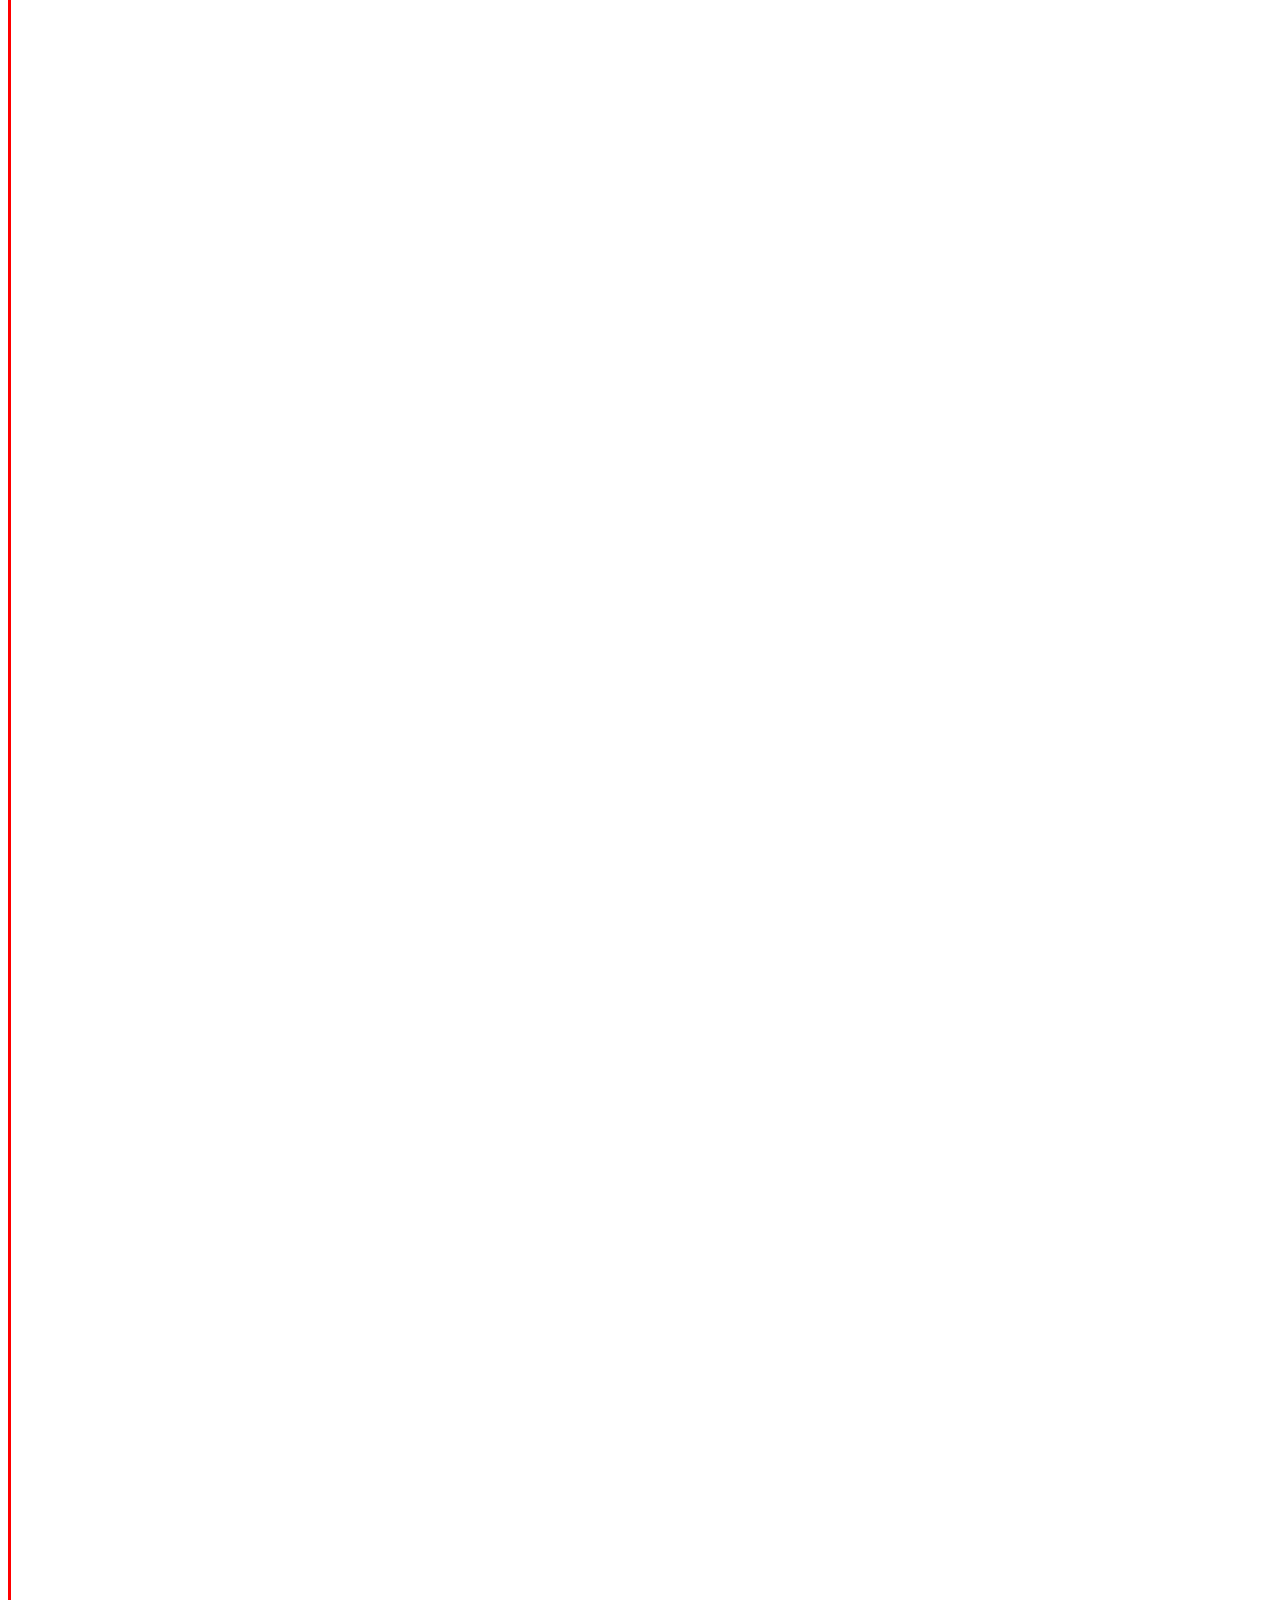
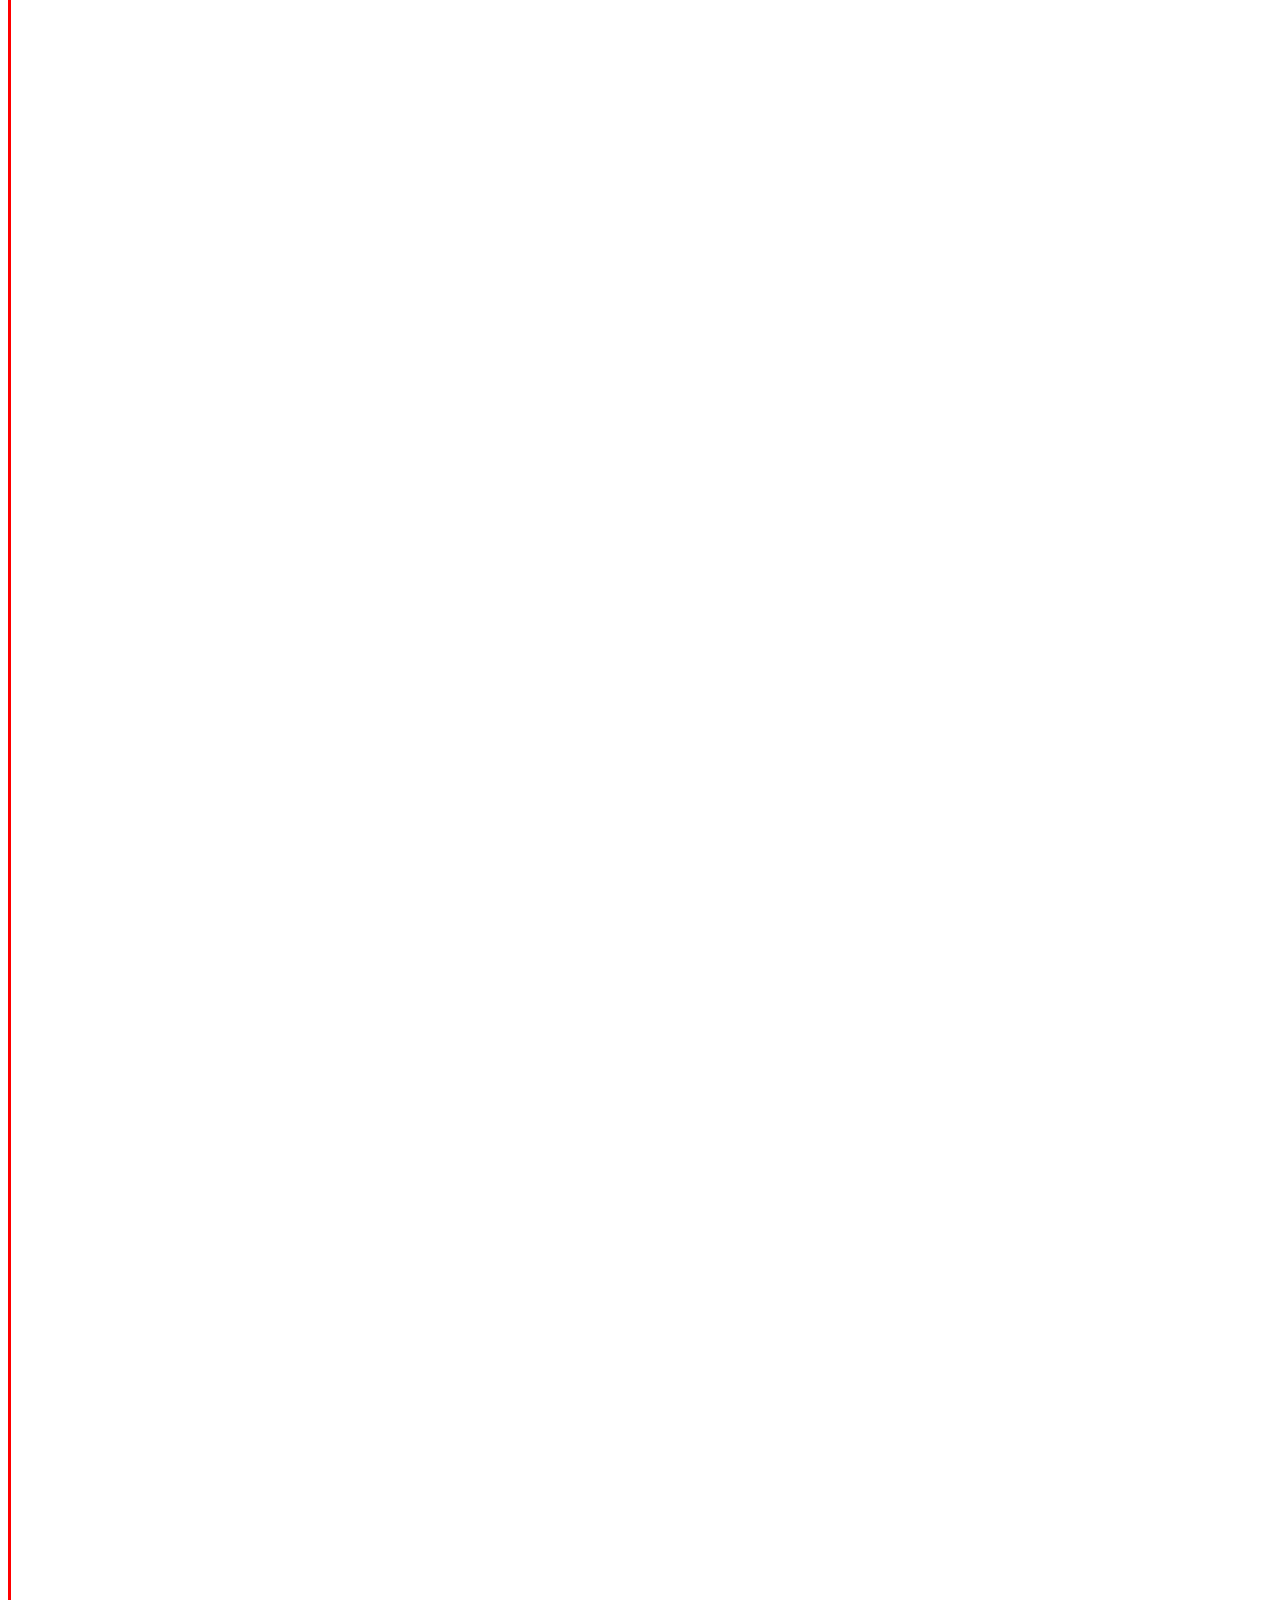
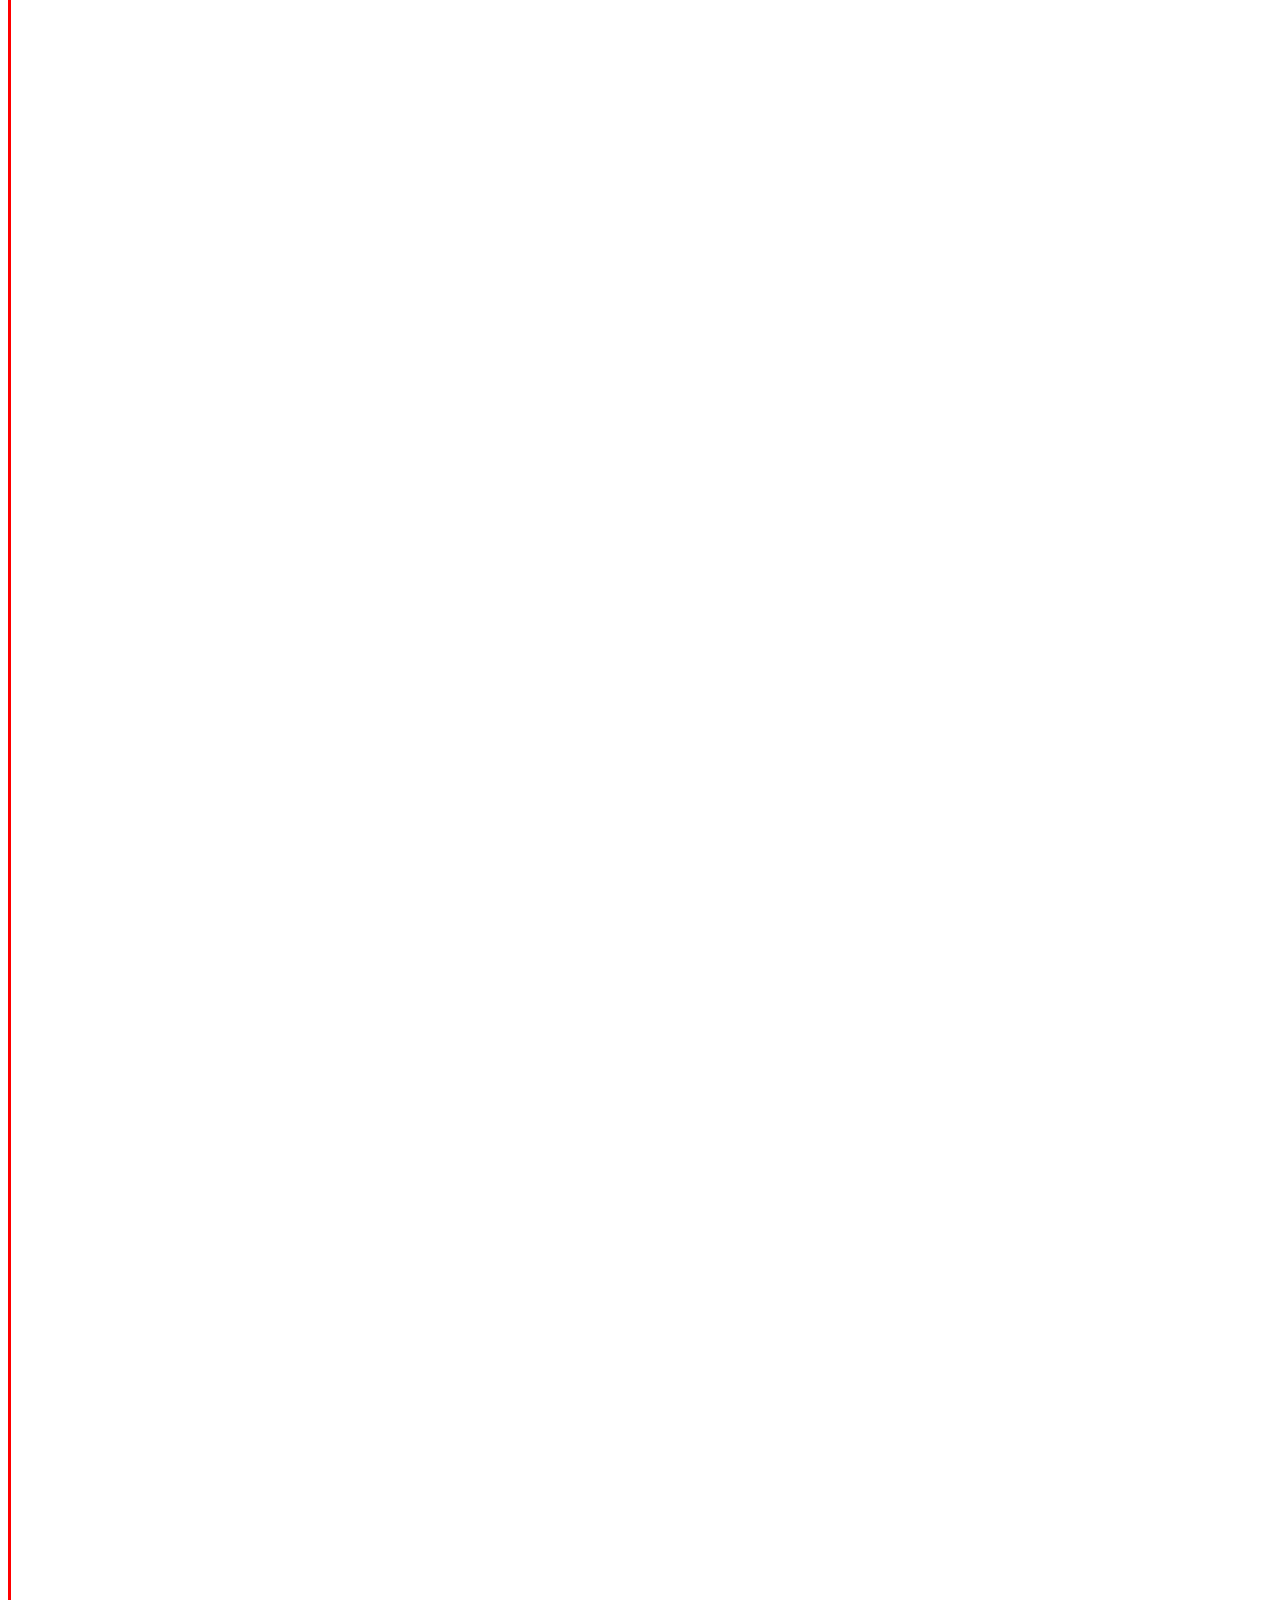
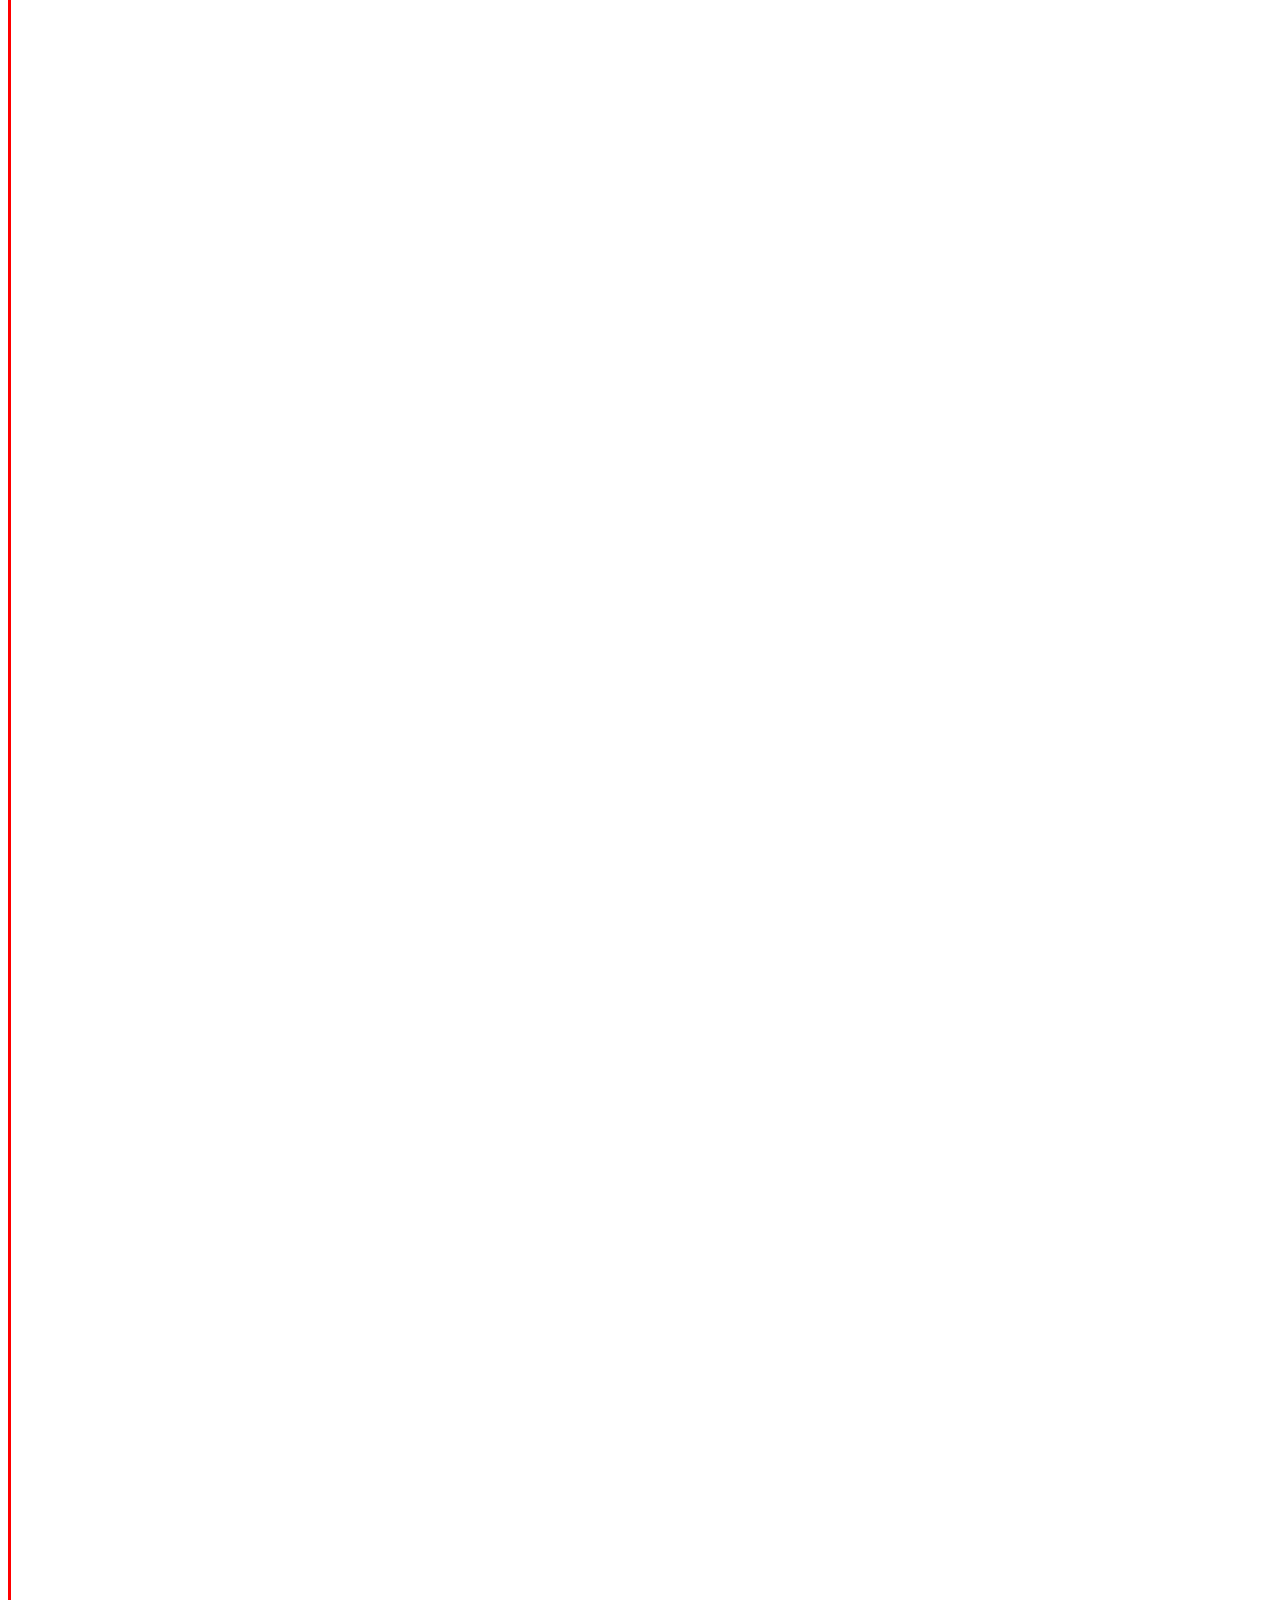
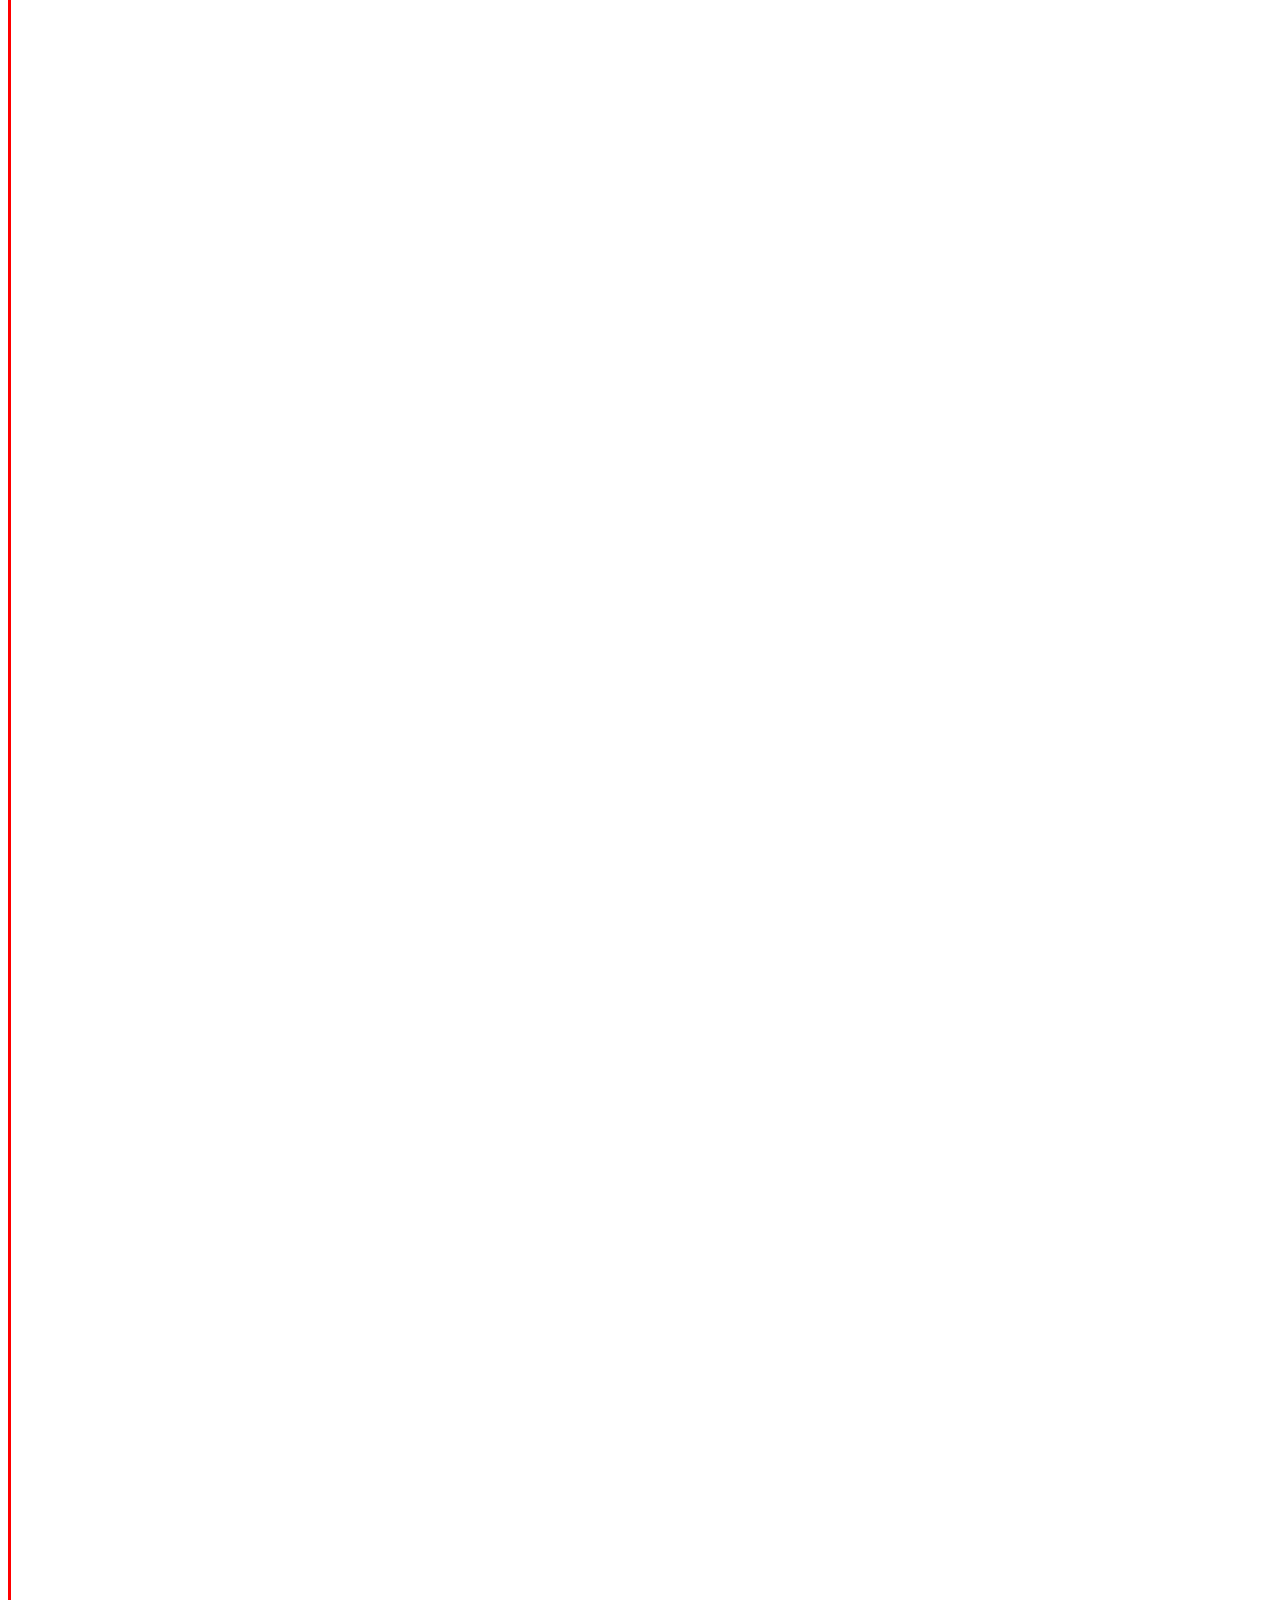
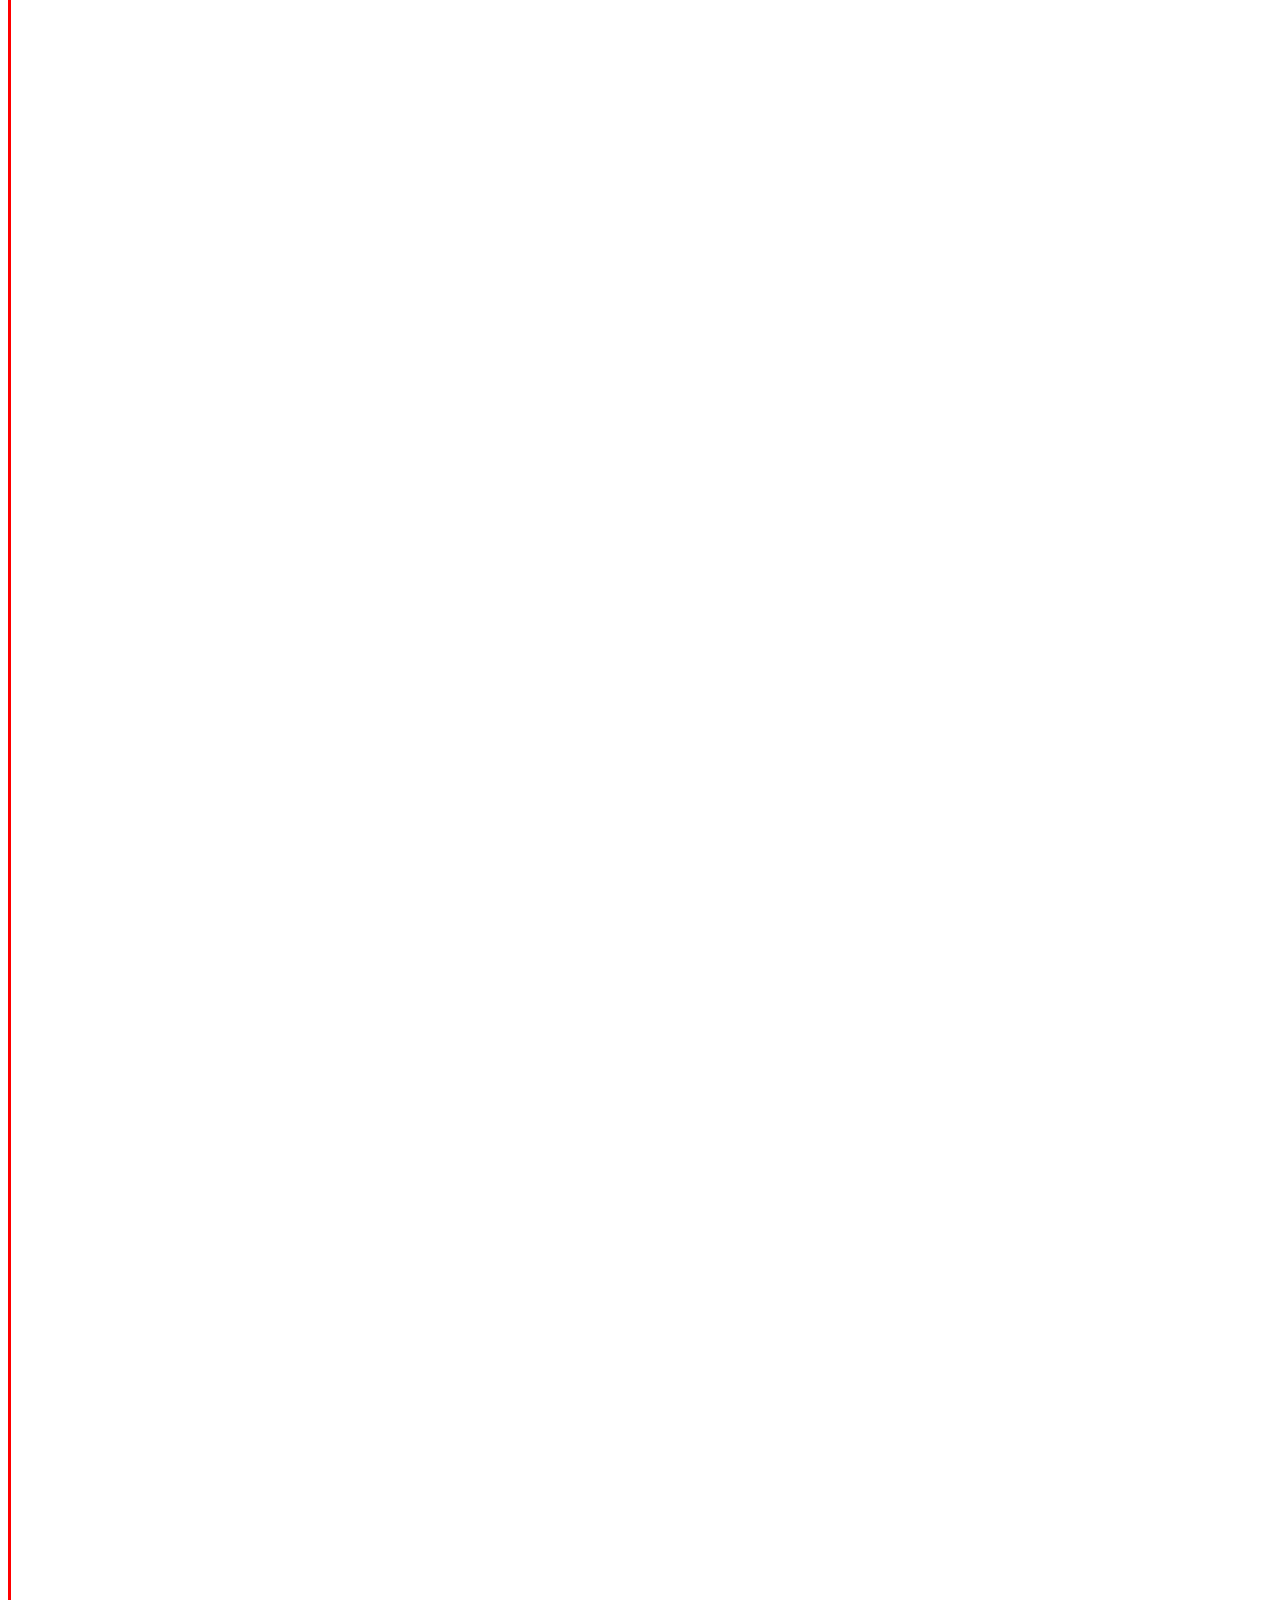
<file: экзамен/index.html>
<!DOCTYPE html>
<html lang="en">

<head>
    <meta charset="UTF-8">
    <meta http-equiv="X-UA-Compatible" content="IE=edge">
    <meta name="viewport" content="width=device-width, initial-scale=1.0">
    <title>Document</title>
    <link rel="stylesheet" href="style.css">
</head>

<body>
    <div class="block">
        <div class="box">
            <img class="imgg" src="24cc332e-f949-44fa-802d-6048352be162.png" alt="">

            <div class="box1">
                <p class="p1">Home</p>
                <p>about</p>
                <p>Pricing</p>
                <p>Pages</p>
                <p>Cart(</p>
                <p>Download app</p>
                <p class="p2">Register</p>

            </div>
            <div class="box2"></div>

            <div class="box3"></div>
            <div class="box4">
                <p class="pp1">Food Delivery Service</p>
                <h1 class="hh">Delicious food at <br> your fingertips</h1>
                <p class="pp2">A ultricies eget condimentum sed faucibus enim maecenas variusd dolor sitegestas
                    hendrerit et maecenas <br>
                    habitant mattis</p>
                <p class="pp3">Register restaurant</p>
                <p class="pp4">Download app</p>

                <div class="box5">

                    <p class="ppp1">10M<span>+</span></p>
                    <p class="ppp2">500K<span>+</span></p>
                    <p class="ppp3">30m<span>+</span></p>



                </div>
                <div class="box6">
                    <p>Happy customers</p>
                    <p>Restaurants available</p>
                    <p>Successful deliveries</p>
                </div>
            </div>
        </div>


        <div class="box7">

            <p class="pppp">Trusted by 5,000+ restaurants around</p>

            <div class="box8">
                <div class="top1"></div>
                <div class="top2"></div>
                <div class="top3"></div>
                <div class="top4"></div>
            </div>
        </div>
  

    <div class="block320">
        <p class="wv">How it works

        </p>
        <h1 class="wvh">
            Our simple, yet efficient <br>delivery system
        </h1>

        <p class="wvp">
            Lorem ipsum dolor sit amet consectetur adipiscing elit tortor eu egestas morbi sem vulputate etiam facilisis
            pellentesque
        </p>

        <div class="iphone">

            <div class="iphone1">
                <p class="ipad">
                    1. Create a free account <br> at Deliver X today
                </p>
                <p class="pon">Lorem ipsum dolor sit amet consectetur adipiscing eli mattis sit phasellus mollis sit
                    aliquam</p>
            </div>
            <div class="iphone2">
                <p class="ipad">
                    2. Order from your <br> favorite restaurant
                </p>
                <p class="pon">Lorem ipsum dolor sit amet consectetur adipiscing eli mattis sit phasellus mollis sit
                    aliquam</p>
            </div>
            <div class="iphone3">
                <p class="ipad">
                    3. Receive right in your <br> house, hassle-free
                </p>
                <p class="pon">Lorem ipsum dolor sit amet consectetur adipiscing eli mattis sit phasellus mollis sit
                    aliquam</p>
            </div>






        </div>


        <div class="box18">


            <p class="werty">Register restaurant</p>
            <p class="ppppr">Download app</p>






        </div>


        <div class="block4">


            <div class="box22">

            </div>
            <div class="box23">


            </div>
            <div class="djin">

                <h1 class="box124">Learn why Deliver X is <br> great for your restaurant</h1>
                <p class="box125">Lorem ipsum dolor sit amet consectetur adipiscing eli mattis sit phasellus mollis
                    sit aliquam sit <br> nullam</p>

            </div>

            <div class="foto">

                <div class="foto1">

                    <h1 class="fotoh">Fast deliveries</h1>

                    <p class="fotop">Lorem ipsum dolor sit amet consecte</p>

                </div>



                <div class="foto2">

                    <h1 class="fotoh">Certified riders</h1>
                    <p class="fotop">Lorem ipsum dolor sit amet consecte</p>

                </div>






            </div>
            <div class="uio">

                <div class="ui">
                    <h1 class="hjkl">Instant payments</h1>
                    <p class="hjk">Lorem ipsum dolor sit amet consecte</p>
                </div>

                <div class="uiop">
                    <h1 class="hjkl">Low fees</h1>
                    <p class="hjk">Lorem ipsum dolor sit amet consecte</p>
                </div>










            </div>
            <div class="clas">
                <p class="tyui">Register restaurant</p>
                <p class="tyuio">Download app</p>


            </div>

        </div>


        <div class="vor">

            <div class="wor">
                <div class="vor1 wor1"></div>
                <div class="vor1 wor2"></div>
                <div class="vor1 wor3"></div>
                <div class="vor1 wor4"></div>
                <div class="vor1 wor5"></div>
                <div class="vor1 wor6"></div>
                <div class="vor1 wor7"></div>
                <div class="vor1 wor8"></div>






















            </div>















        </div>







    </div>
</body>

</html>
</file>
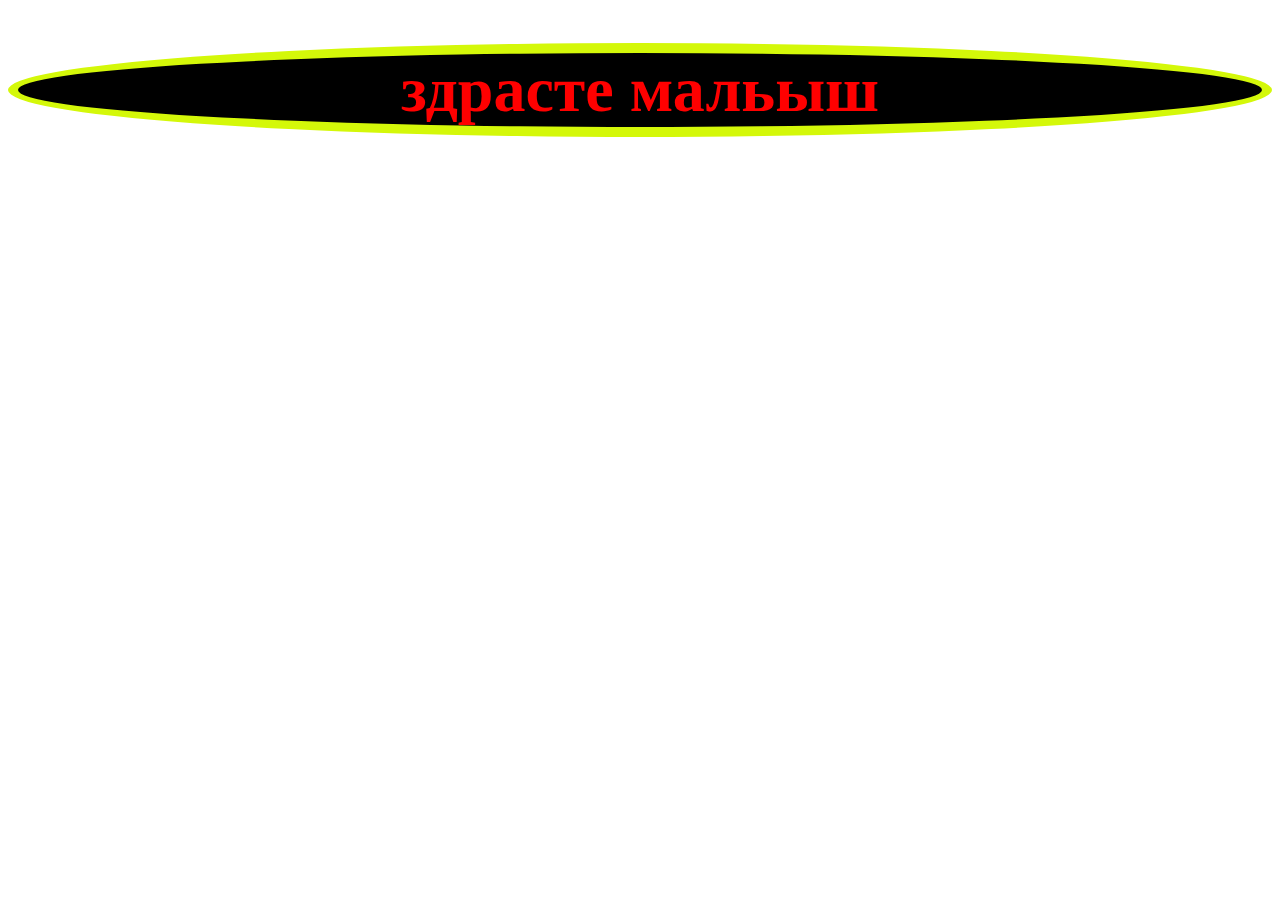
<file: экзамен/JS/index.html>
<!DOCTYPE html>
<html lang="en">
<head>
    <meta charset="UTF-8">
    <meta http-equiv="X-UA-Compatible" content="IE=edge">
    <meta name="viewport" content="width=device-width, initial-scale=1.0">
    <title>Document</title>
    <link rel="stylesheet" href="style.css">
</head>
<body>
    <script src="./script.js"></script>
</body>
</html>
</file>
<file: экзамен/style.css>
@import url('https://fonts.googleapis.com/css2?family=Roboto&display=swap');

*{

    font-family:" Roboto" , sans-serif;
}
.block{
width: 1440px;

border: solid red;
margin: auto;
height: 20000px;

}



.box{
    width:100% ;
    height: 100px;
    
}


.imgg{
margin: auto;
margin-top: 25px;
margin-left: 70px;
}





.box1{
display: flex;
gap: 60px;
margin: auto;
margin-left: 35%;
margin-top: -55px;
}

.p1{

    color: #FF5634;
}
.p2{

    line-height: 35px;
    border: solid 0px;
    background-color: rgb(243, 84, 4);
    border-radius:10px;
    width: 90px;
    height: 40px;
    text-align: center;
margin-top: 5px;

}

.box2{
background-image: url(IMAGE.png);
width: 560px;
height: 900px;
position: absolute;
top: 120px;
left: 60%;
}

.box3{
background-image: url(IMAGES.png);
position: relative;
top: 160px;
left: 50%;
height: 700px;
width:360px;
}

.box4{
margin: auto;
margin-top: -550px;
margin-left: 70px;
}
.pp1{
color: #FF5634;


}

.hh{
    font-style: normal;
    font-weight: 700;
    font-size: 58px;
    line-height: 72px;

}
.pp2{

   
    font-family: 'Roboto';
font-style: normal;
font-weight: 400;
font-size: 11px;
line-height: 30px;
color: #656565;


}
.pp3{
color: #ffffff;
font-size: 16px;
    background: #FF5634;
    border: 1px solid #FF5634;
    border-radius: 16px;
width: 160px;
height: 45px;
text-align: center;
line-height: 45px;
margin-top:8%;

}
.pp4{
margin: auto;
margin-left: 25%;
margin-top: -43px;


}
.box5{
    display: flex;
    gap: 40px;
    font-family: 'Roboto';
font-style: normal;
font-weight: 700;
font-size: 56px;
line-height: 66px;
color: #121212;
}
span{
    color: #FF5634;
}

.box6{
display: flex;
gap: 60px;
font-family: 'Roboto';
font-style: normal;
font-weight: 400;
font-size: 16px;
line-height: 20px;
margin-top: -5%;


color: #656565;

}
.box8{
display: flex;
gap: 8%;
width: 100%;


margin-top: 60px;
}


.box7{
margin: auto;
margin-top:1000px;
margin-left: 70px;

}
.pppp{
margin-left: 40%;


}
.top1{
background-image: url(IMAGEMESBIR.png);
Width:
240px;
Height:
40px;
}
.top2{
    background-image: url(IMGEMTORT.png);
    width: 240px;
    height: 42px;
}
.top3{
    background-image: url(IMAGEMES.png);
    width: 240px;
    height: 42px;

}

.top4{
background-image: url(IMGTY.png);
width: 240px;
height: 42px;
}
.block320{
margin: auto;
margin-top: 320px;
height: 500px;

}
.wv{
color: #FF5634;
text-align: center ;
}

.wvh{
color: #121212;
text-align: center;
}

.wvp{
font-size: 10px;
text-align: center;

}
.iphone{
display: flex;
gap: 25%;
margin: auto;
margin-left: 70px;
margin-top: 150px;
}



.iphone1{
background-image: url(iphone.png);
width: 218px;
height: 218px;
}
.iphone2{
background-image: url(ipad.png);
width: 218px;
height: 218px;
}
.iphone3{
background-image: url(ipadpro.png);
width: 218px;
height: 218px;
}
.ipad{
   margin-top: 250px ;
   font-family:" Roboto" , sans-serif;
font-size: 20px;
width:450px;
font-weight: 600;
}
.pon{
    width:280px;
    font-size: 12px;
    text-align: center;
    margin-left: -15%;
    color: #656565;
}

.werty{
    color: #ffffff;
font-size: 16px;
    background: #FF5634;
    border: 1px solid #FF5634;    border-radius: 16px;
width: 160px;
height: 45px;
text-align: center;
line-height: 45px;
margin-top:17%;
margin-left: 39%;
}
.ppppr{
    margin-top:-3% ;
margin-left: 58%;
font-weight: 500;
}

.box22{
background-image: url(pro.png);
width:283px;
height: 570px;
position: absolute;
left: 55%;
}
.box23{
background-image: url(promax.png);
width: 470px;
height: 680px;
position: relative;
left: 67%;
top:-40px;
}

.block4{
    margin-top: 30%;}

.box124{
margin-top: -50%;
margin-left: 70px;
font-size: 48px;
}
.box125{
font-size: 12px;

margin-left: 70px;
}
.foto{
display: flex;
margin: auto;
gap: 25%;
}

.foto1{
background-image: url(foto.png);
width: 63px;
height: 56px;
margin-left: 70px;
}


.foto2{

background-image: url(fotos.png);
width: 63px;
height: 56px;


}
.fotoh{
width: 1000px;
margin-top: 80px;
font-size: 24px;
}

.fotop{
width:300px;
font-size: 12px;
color: #656565;
}

.ui{

background-image: url(uiop.png);
width: 63px;
height: 56px;
margin-left: 70px;


}
.uiop{
background-image: url(uio.png);
width: 63px;
height: 56px;
}
.uio{
display: flex;
margin: auto;
gap: 25%;
margin-top: 170px;
}
.hjkl{
font-size: 24px;
width: 300px;
margin-top: 70px;
}

.hjk{
font-size: 12px;
color: #656565;
width: 300px;
}
.tyui{
    color: #ffffff;
    font-size: 16px;
        background: #FF5634;
        border: 1px solid #FF5634;    border-radius: 16px;
    width: 160px;
    height: 45px;
    text-align: center;
    line-height: 45px;
    margin-top:28%;
    margin-left: 35%;

}

.tyuio{
    margin-top:-4% ;
    margin-left: 58%;
    font-weight: 500;
    border: solid 1px #656565;
    border-radius: 16px;
    width: 150px;
    height: 45px;
    text-align: center;
    line-height: 45px;


    }
    
.vor{   
width: 100%;
height: 854px;
background-color: #121212;
margin-top: 250px;
overflow: hidden;



}

.wor{
width: 50%;
height:850px;
border: solid red;
margin-left: 50%;
overflow: hidden;

}

.wor1{
background-image: url(qw.png);
position: absolute;
top: 3765px;


}
.wor2{
background-image: url(qwe.png); 
position: absolute;
left: 1160px;
top:3640px ;

}
.wor3{
 background-image: url(qwer.png); 
position: absolute;
top: 4080px;

}

.wor4{
     background-image: url(qwert.png);  
     position: absolute;
     left: 1160px;
top:3955px ;
    
    }

    .wor5{
          background-image: url(qwerty.png);  
        position: absolute;
        top: 4400px;
        
        }


        .wor6{
             background-image: url(qwertyu.png);  
             position: absolute;
            top: 4275px;
            left: 1160px;
            }.wor7{
 background-image: url(qwertyui.png);  
 position: absolute;
 left: 1160px;
 top: 4620px;

}

.wor8{
    background-image: url(qwertyuio.png);  
   position: absolute;
    top: 4750px;
    }
    .vor1{
width: 320px;
height: 288px;

    }
</file>
<file: экзамен/JS/style.css>
h1{
font-size: 64px;
color: red;
text-align: center;
font-weight: bolder;
font-family: "roboto";
border: solid 10px rgb(212, 248, 9);
border-radius: 50%;
background-color: black;




}
</file>
